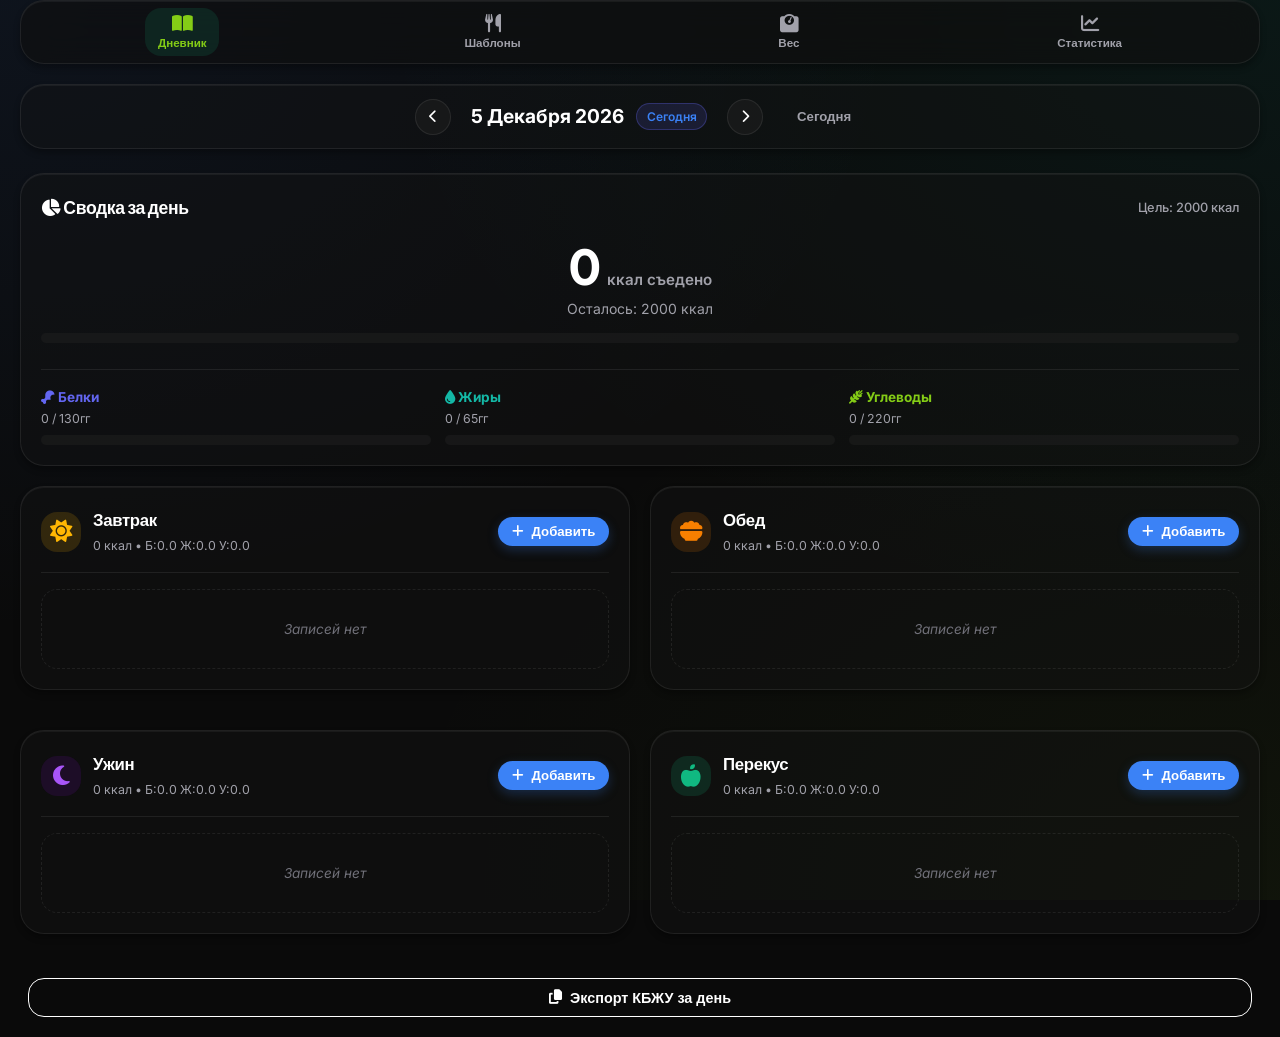
<file: index.html>
<!DOCTYPE html>
<html lang="ru" data-theme="dark">
<head>
  <meta charset="UTF-8">
  <meta name="viewport" content="width=device-width, initial-scale=1.0, maximum-scale=1.0, user-scalable=no">
  <title>КБЖУ Трекер — Дневник и Шаблоны питания</title>

  <!-- Google Fonts: Inter & Plus Jakarta Sans -->
  <link rel="preconnect" href="https://fonts.googleapis.com">
  <link rel="preconnect" href="https://fonts.gstatic.com" crossorigin>
  <link href="https://fonts.googleapis.com/css2?family=Inter:wght@300;400;500;600;700&family=Plus+Jakarta+Sans:wght@600;700;800&display=swap" rel="stylesheet">
  
  <!-- FontAwesome for crisp icons -->
  <link rel="stylesheet" href="https://cdnjs.cloudflare.com/ajax/libs/font-awesome/6.4.0/css/all.min.css">
  
  <!-- Custom Styles -->
  <link rel="stylesheet" href="css/styles.css?v=17.1">
</head>
<body>
  <div id="app" class="app-container">

    <!-- Main Container Content -->
    <main class="app-body">
      
      <!-- Top Tab Navigation -->
      <nav class="top-tab-nav">
        <button class="nav-btn active" data-tab="dashboard">
          <i class="fa-solid fa-book-open"></i>
          <span>Дневник</span>
        </button>
        <button class="nav-btn" data-tab="templates">
          <i class="fa-solid fa-utensils"></i>
          <span>Шаблоны</span>
        </button>
        <button class="nav-btn" data-tab="weight">
          <i class="fa-solid fa-weight-scale"></i>
          <span>Вес</span>
        </button>
        <button class="nav-btn" data-tab="calendar">
          <i class="fa-solid fa-chart-line"></i>
          <span>Статистика</span>
        </button>
      </nav>

      <!-- TAB 1: DASHBOARD (ГЛАВНАЯ / ДНЕВНИК) -->
      <section id="tab-dashboard" class="tab-page active">
        <!-- Compact Date Bar -->
        <div class="date-bar card">
          <button id="prevDateBtn" class="icon-btn-circle" title="Предыдущий день"><i class="fa-solid fa-chevron-left"></i></button>
          <div class="date-display-wrapper">
            <input type="date" id="datePickerInput" class="date-input-hidden">
            <div id="currentDateDisplay" class="date-display-text">
              <span id="dateTextMain">31 Июля 2026</span>
              <span id="dateSubText" class="badge-today">Сегодня</span>
            </div>
          </div>
          <button id="nextDateBtn" class="icon-btn-circle" title="Следующий день"><i class="fa-solid fa-chevron-right"></i></button>
          <button id="todayBtn" class="btn btn-ghost btn-sm">Сегодня</button>
        </div>

        <!-- Unified KBJU Summary Card -->
        <div class="summary-app-card card">
          <div class="summary-card-header">
            <h3><i class="fa-solid fa-chart-pie"></i> Сводка за день</h3>
            <span id="caloriesTarget" class="target-val">Цель: 2000 ккал</span>
          </div>

          <div class="calories-main-box">
            <div class="calories-num-group">
              <span id="caloriesCurrent" class="calories-big-num">0</span>
              <span class="unit">ккал съедено</span>
            </div>
            <div id="caloriesStatus" class="calories-sub-status">Осталось: 2000 ккал</div>

            <div class="progress-bar-container calories-main-bar">
              <div id="caloriesBar" class="progress-bar-fill calories-bar" style="width: 0%"></div>
            </div>
          </div>

          <hr class="summary-divider">

          <div class="macro-breakdown-grid">
            <!-- Protein -->
            <div class="macro-mini-item">
              <div class="macro-mini-header">
                <span class="macro-mini-name protein-color"><i class="fa-solid fa-drumstick-bite"></i> Белки</span>
                <span class="macro-mini-vals"><span id="proteinCurrent">0</span> / <span id="proteinTarget">130</span>г</span>
              </div>
              <div class="progress-bar-container mini-bar">
                <div id="proteinBar" class="progress-bar-fill protein-bar" style="width: 0%"></div>
              </div>
            </div>

            <!-- Fat -->
            <div class="macro-mini-item">
              <div class="macro-mini-header">
                <span class="macro-mini-name fat-color"><i class="fa-solid fa-droplet"></i> Жиры</span>
                <span class="macro-mini-vals"><span id="fatCurrent">0</span> / <span id="fatTarget">65</span>г</span>
              </div>
              <div class="progress-bar-container mini-bar">
                <div id="fatBar" class="progress-bar-fill fat-bar" style="width: 0%"></div>
              </div>
            </div>

            <!-- Carbs -->
            <div class="macro-mini-item">
              <div class="macro-mini-header">
                <span class="macro-mini-name carbs-color"><i class="fa-solid fa-wheat-awn"></i> Углеводы</span>
                <span class="macro-mini-vals"><span id="carbsCurrent">0</span> / <span id="carbsTarget">220</span>г</span>
              </div>
              <div class="progress-bar-container mini-bar">
                <div id="carbsBar" class="progress-bar-fill carbs-bar" style="width: 0%"></div>
              </div>
            </div>
          </div>
        </div>

        <!-- Meals Grid Section (4 categories: Завтрак, Обед, Ужин, Перекус) -->
        <div class="meals-grid">
          <!-- Breakfast Category -->
          <div class="meal-category-card card" data-meal-type="breakfast">
            <div class="meal-header">
              <div class="meal-title-group">
                <i class="fa-solid fa-sun meal-icon breakfast-icon"></i>
                <div>
                  <h3>Завтрак</h3>
                  <span id="breakfastSummary" class="meal-summary">0 ккал • Б:0 Ж:0 У:0</span>
                </div>
              </div>
              <button class="btn btn-sm btn-primary add-meal-btn" data-meal-type="breakfast">
                <i class="fa-solid fa-plus"></i> Добавить
              </button>
            </div>
            <div id="breakfastItems" class="meal-items-list">
              <div class="empty-meal-hint">Записей нет</div>
            </div>
          </div>

          <!-- Lunch Category -->
          <div class="meal-category-card card" data-meal-type="lunch">
            <div class="meal-header">
              <div class="meal-title-group">
                <i class="fa-solid fa-bowl-food meal-icon lunch-icon"></i>
                <div>
                  <h3>Обед</h3>
                  <span id="lunchSummary" class="meal-summary">0 ккал • Б:0 Ж:0 У:0</span>
                </div>
              </div>
              <button class="btn btn-sm btn-primary add-meal-btn" data-meal-type="lunch">
                <i class="fa-solid fa-plus"></i> Добавить
              </button>
            </div>
            <div id="lunchItems" class="meal-items-list">
              <div class="empty-meal-hint">Записей нет</div>
            </div>
          </div>

          <!-- Dinner Category -->
          <div class="meal-category-card card" data-meal-type="dinner">
            <div class="meal-header">
              <div class="meal-title-group">
                <i class="fa-solid fa-moon meal-icon dinner-icon"></i>
                <div>
                  <h3>Ужин</h3>
                  <span id="dinnerSummary" class="meal-summary">0 ккал • Б:0 Ж:0 У:0</span>
                </div>
              </div>
              <button class="btn btn-sm btn-primary add-meal-btn" data-meal-type="dinner">
                <i class="fa-solid fa-plus"></i> Добавить
              </button>
            </div>
            <div id="dinnerItems" class="meal-items-list">
              <div class="empty-meal-hint">Записей нет</div>
            </div>
          </div>

          <!-- Snack Category -->
          <div class="meal-category-card card" data-meal-type="snack">
            <div class="meal-header">
              <div class="meal-title-group">
                <i class="fa-solid fa-apple-whole meal-icon snack-icon"></i>
                <div>
                  <h3>Перекус</h3>
                  <span id="snackSummary" class="meal-summary">0 ккал • Б:0 Ж:0 У:0</span>
                </div>
              </div>
              <button class="btn btn-sm btn-primary add-meal-btn" data-meal-type="snack">
                <i class="fa-solid fa-plus"></i> Добавить
              </button>
            </div>
            <div id="snackItems" class="meal-items-list">
              <div class="empty-meal-hint">Записей нет</div>
            </div>
          </div>
        </div>
        
        <!-- Export Day Button -->
        <div style="margin-top: 1.5rem; padding: 0 0.5rem;">
          <button id="exportDayBtn" class="btn btn-outline" style="width: 100%; border-color: var(--primary); color: var(--primary);">
            <i class="fa-solid fa-copy"></i> Экспорт КБЖУ за день
          </button>
        </div>
      </section>

      <!-- TAB 2: TEMPLATES (ШАБЛОНЫ) -->
      <section id="tab-templates" class="tab-page">
        <div class="section-header-bar">
          <div class="section-title">
            <!-- Header removed -->
            <p>Быстрый выбор готовых позиций и наборов</p>
          </div>
          <div class="section-actions">
            <button id="createTemplateBtn" class="btn btn-primary">
              <i class="fa-solid fa-plus"></i> Создать шаблон
            </button>
            <button id="openJsonImportBtn" class="btn btn-outline">
              <i class="fa-solid fa-file-code"></i> Загрузить JSON
            </button>
          </div>
        </div>

        <!-- Search & Filter Bar -->
        <div class="card filter-bar">
          <div class="search-input-group">
            <i class="fa-solid fa-magnifying-glass search-icon"></i>
            <input type="text" id="templateSearchInput" class="form-control" placeholder="Поиск по названию...">
          </div>
          <div class="category-filters">
            <button class="filter-chip active" data-filter="all">Все</button>
            <button class="filter-chip" data-filter="breakfast">Завтрак</button>
            <button class="filter-chip" data-filter="lunch">Обед</button>
            <button class="filter-chip" data-filter="dinner">Ужин</button>
            <button class="filter-chip" data-filter="snack">Перекус</button>
          </div>
        </div>

        <!-- Templates Grid List -->
        <div id="templatesGrid" class="templates-grid">
          <!-- Dynamically populated -->
        </div>
      </section>

      <!-- TAB 3: WEIGHT TRACKER (ОТСЛЕЖИВАНИЕ ВЕСА) -->
      <section id="tab-weight" class="tab-page">
        <div class="section-header-bar">
          <div class="section-title">
            <!-- Header removed -->
            <p>Ежедневный учет массы тела с шагом 0.1 кг</p>
          </div>
        </div>

        <div class="weight-dashboard-grid">
          <!-- Weight Logger Card -->
          <div class="card weight-logger-card">
            <h3>Запись веса на сегодня</h3>
            <div class="weight-stepper-container">
              <button id="weightMinusBtn" class="stepper-btn btn-minus" title="-0.1 кг">
                <i class="fa-solid fa-minus"></i> 0.1
              </button>
              <div class="weight-input-box">
                <input type="number" id="weightInput" step="0.1" min="20" max="300" placeholder="70.0">
                <span class="unit">кг</span>
              </div>
              <button id="weightPlusBtn" class="stepper-btn btn-plus" title="+0.1 кг">
                <i class="fa-solid fa-plus"></i> 0.1
              </button>
            </div>
            <button id="saveWeightBtn" class="btn btn-primary btn-block">Сохранить вес</button>
          </div>

          <!-- Weight Stats Summary Card -->
          <div class="card weight-stats-card">
            <h3>Статистика веса</h3>
            <div class="weight-metrics">
              <div class="metric-item">
                <span class="metric-lbl">Текущий вес</span>
                <span id="currentWeightVal" class="metric-val">-- кг</span>
              </div>
              <div class="metric-item">
                <span class="metric-lbl">Изменение (7д)</span>
                <span id="weightDiff7d" class="metric-val">-- кг</span>
              </div>
              <div class="metric-item">
                <span class="metric-lbl">Мин / Макс</span>
                <span id="weightMinMax" class="metric-val">-- / -- кг</span>
              </div>
            </div>
          </div>
        </div>

        <!-- Weight Chart Card -->
        <div class="card weight-chart-card">
          <div class="card-header-flex">
            <h3>График изменения веса</h3>
            <div class="time-range-selector">
              <button class="range-btn active" data-range="7d">7д</button>
              <button class="range-btn" data-range="30d">30д</button>
              <button class="range-btn" data-range="all">Всё время</button>
            </div>
          </div>
          <div class="chart-container">
            <canvas id="weightCanvas" height="240"></canvas>
          </div>
        </div>

        <!-- Weight History Table Card -->
        <div class="card weight-table-card">
          <h3>История взвешиваний</h3>
          <div class="table-responsive">
            <table class="data-table">
              <thead>
                <tr>
                  <th>Дата</th>
                  <th>Вес (кг)</th>
                  <th>Изменение</th>
                  <th>Действия</th>
                </tr>
              </thead>
              <tbody id="weightHistoryTableBody">
                <!-- Dynamically populated -->
              </tbody>
            </table>
          </div>
        </div>
      </section>

      <!-- TAB 4: CALENDAR & STATS (КАЛЕНДАРЬ И НАСТРОЙКИ) -->
      <section id="tab-calendar" class="tab-page">
        <!-- Settings & Tools Card inside Statistics Tab -->
        <div class="card settings-toolbar-card">
          <div class="toolbar-header" style="display: flex; justify-content: space-between; align-items: center;">
            <h3><i class="fa-solid fa-gear"></i> Настройки приложения</h3>
            <span class="app-version-badge" style="font-size: 0.85rem; color: var(--text-muted); background: var(--bg-hover); padding: 2px 8px; border-radius: 12px;">v17.4</span>
          </div>
          <div class="toolbar-actions-grid">
            <button id="themeToggleBtn" class="btn btn-secondary">
              <i class="fa-solid fa-moon"></i> <span>Тема оформления</span>
            </button>
            <button id="goalSettingsBtn" class="btn btn-primary">
              <i class="fa-solid fa-bullseye"></i> <span>Настроить цели КБЖУ</span>
            </button>
            <button id="backupBtn" class="btn btn-outline">
              <i class="fa-solid fa-database"></i> <span>Резервная копия</span>
            </button>
          </div>
        </div>

        <!-- Cloud Database Sync Card -->
        <div class="card cloud-sync-card">
          <div class="cloud-sync-header">
            <div class="title-with-badge">
              <h3><i class="fa-solid fa-cloud-arrow-up calories-color"></i> Облачная база данных (Cloud DB)</h3>
              <span id="cloudSyncStatusBadge" class="sync-badge offline"><i class="fa-solid fa-circle"></i> Локально</span>
            </div>
          </div>
          <p class="cloud-sync-desc">Введите ваш код доступа (например, <b>7788</b> или ник), чтобы записи сохранялись в Онлайн БД и автоматически синхронизировались между телефоном и ПК!</p>
          
          <div class="cloud-sync-form">
            <input type="text" id="cloudSyncKeyInput" class="form-control">
            <button id="connectCloudBtn" class="btn btn-primary">
              <i class="fa-solid fa-plug"></i> Подключить БД
            </button>
            <button id="syncNowBtn" class="btn btn-outline" title="Синхронизировать сейчас">
              <i class="fa-solid fa-rotate"></i>
            </button>
          </div>
        </div>

        <div class="stats-summary-grid">
          <!-- 7-Day Average Card -->
          <div class="card stat-card">
            <div class="stat-card-title">
              <i class="fa-solid fa-chart-line calories-color"></i> Среднее за 7 дней
            </div>
            <div class="stat-values-row">
              <div class="stat-item">
                <span class="stat-num calories-color" id="avg7Calories">0</span>
                <span class="stat-lbl">ккал</span>
              </div>
              <div class="stat-item">
                <span class="stat-num protein-color" id="avg7Protein">0г</span>
                <span class="stat-lbl">Белок</span>
              </div>
              <div class="stat-item">
                <span class="stat-num fat-color" id="avg7Fat">0г</span>
                <span class="stat-lbl">Жир</span>
              </div>
              <div class="stat-item">
                <span class="stat-num carbs-color" id="avg7Carbs">0г</span>
                <span class="stat-lbl">Углевод</span>
              </div>
            </div>
          </div>

          <!-- 30-Day Average Card -->
          <div class="card stat-card">
            <div class="stat-card-title">
              <i class="fa-solid fa-calendar-check protein-color"></i> Среднее за 30 дней
            </div>
            <div class="stat-values-row">
              <div class="stat-item">
                <span class="stat-num calories-color" id="avgMonthCalories">0</span>
                <span class="stat-lbl">ккал</span>
              </div>
              <div class="stat-item">
                <span class="stat-num protein-color" id="avgMonthProtein">0г</span>
                <span class="stat-lbl">Белок</span>
              </div>
              <div class="stat-item">
                <span class="stat-num fat-color" id="avgMonthFat">0г</span>
                <span class="stat-lbl">Жир</span>
              </div>
              <div class="stat-item">
                <span class="stat-num carbs-color" id="avgMonthCarbs">0г</span>
                <span class="stat-lbl">Углевод</span>
              </div>
            </div>
          </div>
        </div>

        <!-- Calendar Section -->
        <div class="card calendar-card">
          <div class="calendar-header-bar">
            <div class="month-nav">
              <button id="calPrevMonthBtn" class="icon-btn-circle"><i class="fa-solid fa-chevron-left"></i></button>
              <h3 id="calendarMonthYearText">Июль 2026</h3>
              <button id="calNextMonthBtn" class="icon-btn-circle"><i class="fa-solid fa-chevron-right"></i></button>
            </div>
            <div class="calendar-legend">
              <span class="legend-item"><span class="dot dot-success"></span> Норма</span>
              <span class="legend-item"><span class="dot dot-warning"></span> Перебор</span>
              <span class="legend-item"><span class="dot dot-partial"></span> Частично</span>
            </div>
          </div>

          <!-- Calendar Grid -->
          <div class="calendar-weekdays">
            <span>Пн</span><span>Вт</span><span>Ср</span><span>Чт</span><span>Пт</span><span>Сб</span><span>Вс</span>
          </div>
          <div id="calendarDaysGrid" class="calendar-days-grid">
            <!-- Dynamically generated calendar grid -->
          </div>
        </div>

        <!-- Additional Nutrition Trend Charts -->
        <div class="card nutrition-chart-card">
          <h3>Динамика калорий за последние 14 дней</h3>
          <div class="chart-container">
            <canvas id="nutritionCanvas" height="220"></canvas>
          </div>
        </div>
      </section>

    </main>
  </div>

  <!-- MODALS -->

  <!-- 1. Add Meal from Template or Custom Modal -->
  <div id="addMealModal" class="modal-backdrop hidden">
    <div class="modal-card">
      <div class="modal-header">
        <h3 id="addMealModalTitle">Добавить блюдо</h3>
        <button class="modal-close-btn" data-close-modal="addMealModal"><i class="fa-solid fa-xmark"></i></button>
      </div>
      
      <!-- Tabs inside modal: Saved Templates vs Custom Ad-hoc -->
      <div class="modal-tabs">
        <button class="modal-tab-btn active" data-modal-tab="from-template">
          <i class="fa-solid fa-list-check"></i> Из шаблонов
        </button>
        <button class="modal-tab-btn" data-modal-tab="custom-entry">
          <i class="fa-solid fa-pen"></i> Ввести вручную
        </button>
      </div>

      <div class="modal-body">
        <!-- Sub-tab 1: Select Template -->
        <div id="modalTabFromTemplate" class="modal-tab-content active">
          <div class="form-group">
            <label>Выберите шаблон:</label>
            <select id="modalTemplateSelect" class="form-control">
              <!-- Dynamically populated -->
            </select>
          </div>

          <div class="form-group" style="margin-bottom: 1.5rem;">
            <div style="display: flex; justify-content: space-between; align-items: baseline; margin-bottom: 0.75rem;">
              <label style="margin:0;">Порция (коэффициент):</label>
              <div id="coeffDisplay" style="font-size: 1.5rem; font-weight: 800; color: var(--primary); background: var(--bg-hover); padding: 4px 12px; border-radius: 8px;">1.0x</div>
            </div>
            
            <div class="slider-container" style="background: var(--bg-secondary); border-radius: 12px; padding: 1rem; border: 1px solid var(--border);">
              
              <div class="slider-group" style="margin-bottom: 1rem;">
                <div style="display:flex; justify-content:space-between; font-size:0.8rem; color:var(--text-muted); margin-bottom:0.5rem; font-weight: 600;">
                  <span>Единицы (0-10)</span>
                  <span id="unitsValueVal">1</span>
                </div>
                <input type="range" id="coeffUnits" class="styled-slider" min="0" max="10" step="1" value="1">
              </div>

              <div class="slider-group">
                <div style="display:flex; justify-content:space-between; font-size:0.8rem; color:var(--text-muted); margin-bottom:0.5rem; font-weight: 600;">
                  <span>Десятые (0.0-0.9)</span>
                  <span id="tenthsValueVal">.0</span>
                </div>
                <input type="range" id="coeffTenths" class="styled-slider tenths-slider" min="0" max="9" step="1" value="0">
              </div>
              
            </div>
          </div>

          <div id="templatePreviewBox" class="template-preview-box hidden">
            <div id="prevTemplateName" class="preview-title">Название шаблона</div>
            <div class="preview-kbju">
              <span id="prevTemplateCal" class="tag tag-cal">0 ккал</span>
              <span id="prevTemplateP" class="tag tag-p">Б: 0г</span>
              <span id="prevTemplateF" class="tag tag-f">Ж: 0г</span>
              <span id="prevTemplateC" class="tag tag-c">У: 0г</span>
            </div>
          </div>
        </div>

        <!-- Sub-tab 2: Custom Manual Entry -->
        <div id="modalTabCustomEntry" class="modal-tab-content">
          <div class="form-group">
            <label>Название блюда:</label>
            <input type="text" id="customMealName" class="form-control">
          </div>
          <div class="form-row-2">
            <div class="form-group">
              <label>Граммовка (г):</label>
              <input type="number" id="customMealGrams" class="form-control" min="0">
            </div>
            <div class="form-group">
              <label>Калории (ккал):</label>
              <input type="number" id="customMealCal" class="form-control" min="0">
            </div>
          </div>
          <div class="form-row-2">
            <div class="form-group">
              <label>Белки (г):</label>
              <input type="number" id="customMealP" class="form-control" min="0" step="0.1">
            </div>
          </div>
          <div class="form-row-2">
            <div class="form-group">
              <label>Жиры (г):</label>
              <input type="number" id="customMealF" class="form-control" min="0" step="0.1">
            </div>
            <div class="form-group">
              <label>Углеводы (г):</label>
              <input type="number" id="customMealC" class="form-control" min="0" step="0.1">
            </div>
          </div>
        </div>
      </div>

      <div class="modal-footer">
        <button class="btn btn-secondary" data-close-modal="addMealModal">Отмена</button>
        <button id="submitAddMealBtn" class="btn btn-primary">Добавить</button>
      </div>
    </div>
  </div>

  <!-- 2. Create / Edit Template Modal -->
  <div id="templateEditModal" class="modal-backdrop hidden">
    <div class="modal-card">
      <div class="modal-header">
        <h3 id="templateModalTitle">Создать шаблон</h3>
        <button class="modal-close-btn" data-close-modal="templateEditModal"><i class="fa-solid fa-xmark"></i></button>
      </div>
      <div class="modal-body">
        <input type="hidden" id="editTemplateId">
        <div class="form-group">
          <label>Название шаблона:</label>
          <input type="text" id="tplNameInput" class="form-control">
        </div>
        <div class="form-group">
          <label>Категория по умолчанию:</label>
          <select id="tplCategoryInput" class="form-control">
            <option value="breakfast">Завтрак</option>
            <option value="lunch">Обед</option>
            <option value="dinner">Ужин</option>
            <option value="snack">Перекус</option>
          </select>
        </div>
        <div class="form-row-2">
          <div class="form-group">
            <label>Граммовка (г):</label>
            <input type="number" id="tplGramsInput" class="form-control" min="0">
          </div>
          <div class="form-group">
            <label>Калории (ккал):</label>
            <input type="number" id="tplCalInput" class="form-control" min="0">
          </div>
        </div>
        <div class="form-row-2">
          <div class="form-group">
            <label>Белки (г):</label>
            <input type="number" id="tplPInput" class="form-control" min="0" step="0.1">
          </div>
        <div class="form-row-2">
          <div class="form-group">
            <label>Жиры (г):</label>
            <input type="number" id="tplFInput" class="form-control" min="0" step="0.1">
          </div>
          <div class="form-group">
            <label>Углеводы (г):</label>
            <input type="number" id="tplCInput" class="form-control" min="0" step="0.1">
          </div>
        </div>
        <p class="form-note"><i class="fa-solid fa-circle-info"></i> Изменение шаблона не изменит ранее записанные в дневник блюда.</p>
      </div>
      <div class="modal-footer">
        <button class="btn btn-secondary" data-close-modal="templateEditModal">Отмена</button>
        <button id="saveTemplateBtn" class="btn btn-primary">Сохранить шаблон</button>
      </div>
    </div>
  </div>

  <!-- 3. Bulk JSON Import / Export Modal -->
  <div id="jsonImportModal" class="modal-backdrop hidden">
    <div class="modal-card modal-lg">
      <div class="modal-header">
        <h3>Импорт шаблонов из JSON текста</h3>
        <button class="modal-close-btn" data-close-modal="jsonImportModal"><i class="fa-solid fa-xmark"></i></button>
      </div>
      <div class="modal-body">
        <p class="modal-desc">Вставьте скопированный JSON текст с блюдами в поле ниже и нажмите <b>«Загрузить шаблоны»</b>.</p>

        <div class="json-tools-bar" style="display: flex; gap: 0.5rem; flex-wrap: wrap; margin-bottom: 1rem; align-items: center;">
          <button id="insertSampleJsonBtn" class="btn btn-primary btn-sm">
            <i class="fa-solid fa-code"></i> Вставить пример JSON
          </button>
          <button id="copyJsonBtn" class="btn btn-ghost btn-sm">
            <i class="fa-solid fa-copy"></i> Скопировать текущие шаблоны
          </button>
        </div>

        <div class="form-group">
          <textarea id="jsonInputTextarea" class="form-control code-textarea" rows="10"></textarea>
        </div>

        <div id="jsonValidationAlert" class="alert hidden"></div>
      </div>
      <div class="modal-footer">
        <button class="btn btn-secondary" data-close-modal="jsonImportModal">Отмена</button>
        <button id="submitImportJsonBtn" class="btn btn-primary">Загрузить шаблоны</button>
      </div>
    </div>
  </div>

  <!-- 4. Goal Settings Modal -->
  <div id="goalSettingsModal" class="modal-backdrop hidden">
    <div class="modal-card">
      <div class="modal-header">
        <h3>Настройки целей КБЖУ</h3>
        <button class="modal-close-btn" data-close-modal="goalSettingsModal"><i class="fa-solid fa-xmark"></i></button>
      </div>
      <div class="modal-body">
        <div class="form-group">
          <label>Калории (ккал):</label>
          <input type="number" id="goalCalInput" class="form-control" min="500" max="10000" step="50">
        </div>
        <div class="form-row-3">
          <div class="form-group">
            <label>Белки (г):</label>
            <input type="number" id="goalPInput" class="form-control" min="10" max="500" step="1">
          </div>
          <div class="form-group">
            <label>Жиры (г):</label>
            <input type="number" id="goalFInput" class="form-control" min="10" max="500" step="1">
          </div>
          <div class="form-group">
            <label>Углеводы (г):</label>
            <input type="number" id="goalCInput" class="form-control" min="10" max="1000" step="1">
          </div>
        </div>
      </div>
      <div class="modal-footer">
        <button class="btn btn-secondary" data-close-modal="goalSettingsModal">Отмена</button>
        <button id="saveGoalsBtn" class="btn btn-primary">Сохранить цели</button>
      </div>
    </div>
  </div>

  <!-- 5. Backup / Restore Modal -->
  <div id="backupModal" class="modal-backdrop hidden">
    <div class="modal-card">
      <div class="modal-header">
        <h3>Резервное копирование и восстановление</h3>
        <button class="modal-close-btn" data-close-modal="backupModal"><i class="fa-solid fa-xmark"></i></button>
      </div>
      <div class="modal-body">
        <div class="backup-option">
          <h4>Экспорт данных</h4>
          <p>Скопируйте весь текст бэкапа вашего дневника, шаблонов и веса.</p>
          <button id="exportBackupFileBtn" class="btn btn-outline btn-block">
            <i class="fa-solid fa-copy"></i> Скопировать бэкап в буфер (JSON)
          </button>
        </div>

        <hr class="divider">

        <div class="backup-option">
          <h4>Восстановление из JSON текста</h4>
          <p>Вставьте скопированный текст бэкапа ниже и нажмите «Восстановить»:</p>
          <div class="form-group" style="margin-top: 0.5rem;">
            <textarea id="importBackupTextarea" class="form-control code-textarea" rows="5"></textarea>
          </div>
          <button id="triggerImportFileBtn" class="btn btn-secondary btn-block">
            <i class="fa-solid fa-rotate-left"></i> Восстановить данные
          </button>
        </div>
      </div>
    </div>
  </div>

  <!-- Toast Notification Container -->
  <div id="toastContainer" class="toast-container"></div>

  <!-- JavaScript App Logic -->
  <script src="js/app.js?v=17.5"></script>
</body>
</html>
</file>
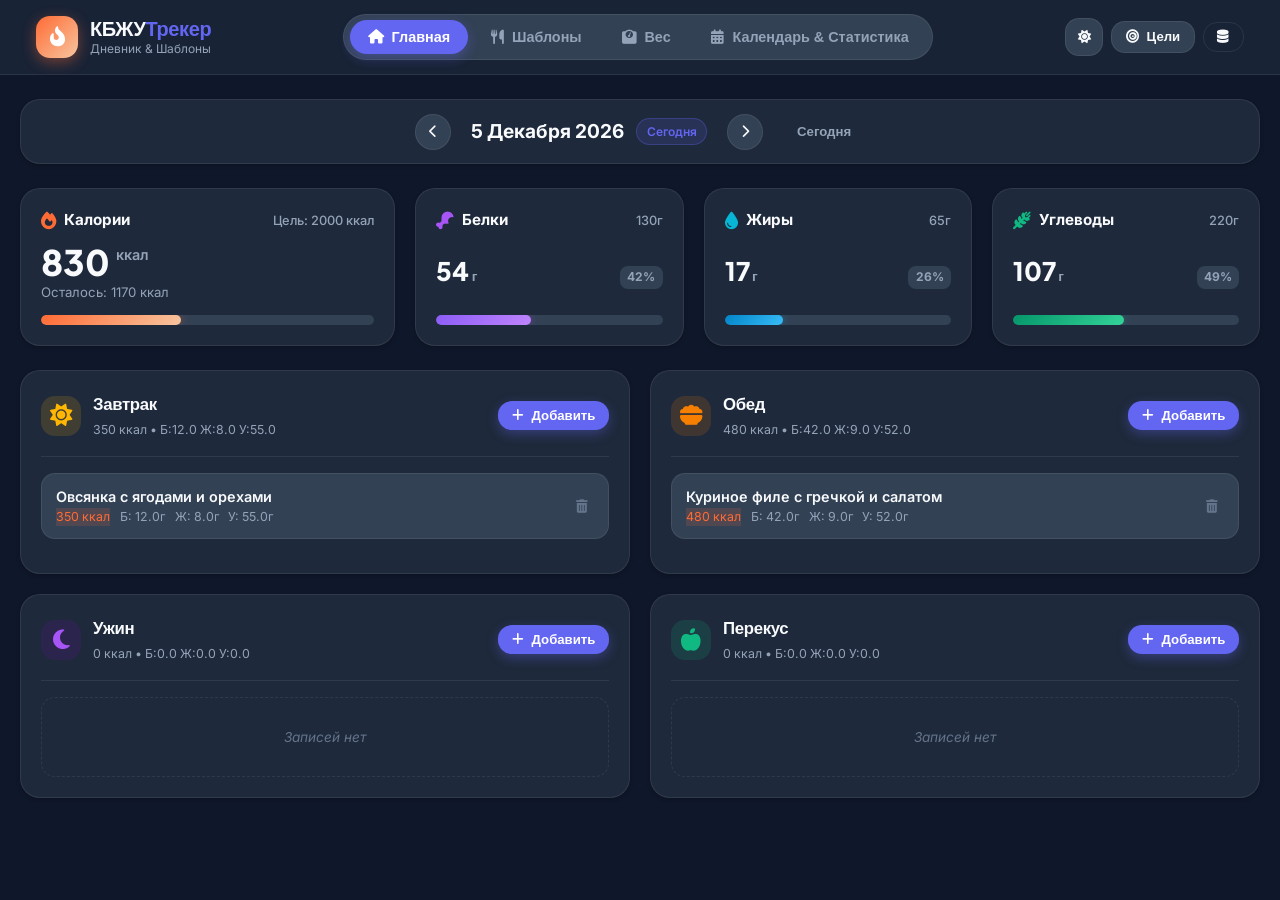
<file: kbju-tracker/index.html>
<!DOCTYPE html>
<html lang="ru" data-theme="dark">
<head>
  <meta charset="UTF-8">
  <meta name="viewport" content="width=device-width, initial-scale=1.0">
  <title>КБЖУ Трекер — Простой подсчет и отслеживание питания</title>

  <!-- Google Fonts: Inter & Plus Jakarta Sans -->
  <link rel="preconnect" href="https://fonts.googleapis.com">
  <link rel="preconnect" href="https://fonts.gstatic.com" crossorigin>
  <link href="https://fonts.googleapis.com/css2?family=Inter:wght@300;400;500;600;700&family=Plus+Jakarta+Sans:wght@600;700;800&display=swap" rel="stylesheet">
  
  <!-- FontAwesome for crisp icons -->
  <link rel="stylesheet" href="https://cdnjs.cloudflare.com/ajax/libs/font-awesome/6.4.0/css/all.min.css">
  
  <!-- Custom Styles -->
  <link rel="stylesheet" href="css/styles.css">
</head>
<body>
  <div id="app" class="app-container">
    <!-- Navigation Header -->
    <header class="app-header">
      <div class="header-content">
        <div class="logo-group">
          <div class="logo-icon"><i class="fa-solid fa-fire-flame-curved"></i></div>
          <div class="logo-text">
            <span class="logo-title">КБЖУ<span class="highlight">Трекер</span></span>
            <span class="logo-subtitle">Дневник & Шаблоны</span>
          </div>
        </div>

        <nav class="main-nav">
          <button class="nav-btn active" data-tab="dashboard">
            <i class="fa-solid fa-house"></i>
            <span>Главная</span>
          </button>
          <button class="nav-btn" data-tab="templates">
            <i class="fa-solid fa-utensils"></i>
            <span>Шаблоны</span>
          </button>
          <button class="nav-btn" data-tab="weight">
            <i class="fa-solid fa-weight-scale"></i>
            <span>Вес</span>
          </button>
          <button class="nav-btn" data-tab="calendar">
            <i class="fa-solid fa-calendar-days"></i>
            <span>Календарь & Статистика</span>
          </button>
        </nav>

        <div class="header-actions">
          <button id="themeToggleBtn" class="icon-btn" title="Переключить тему">
            <i class="fa-solid fa-moon"></i>
          </button>
          <button id="goalSettingsBtn" class="btn btn-secondary btn-sm" title="Настроить цели">
            <i class="fa-solid fa-bullseye"></i>
            <span>Цели</span>
          </button>
          <button id="backupBtn" class="btn btn-outline btn-sm" title="Резервное копирование">
            <i class="fa-solid fa-database"></i>
          </button>
        </div>
      </div>
    </header>

    <!-- Main Container Content -->
    <main class="app-body">
      
      <!-- TAB 1: DASHBOARD (ГЛАВНАЯ) -->
      <section id="tab-dashboard" class="tab-page active">
        <!-- Date Header & Controls -->
        <div class="date-bar card">
          <button id="prevDateBtn" class="icon-btn-circle" title="Предыдущий день"><i class="fa-solid fa-chevron-left"></i></button>
          <div class="date-display-wrapper">
            <input type="date" id="datePickerInput" class="date-input-hidden">
            <div id="currentDateDisplay" class="date-display-text">
              <span id="dateTextMain">31 Июля 2026</span>
              <span id="dateSubText" class="badge-today">Сегодня</span>
            </div>
          </div>
          <button id="nextDateBtn" class="icon-btn-circle" title="Следующий день"><i class="fa-solid fa-chevron-right"></i></button>
          <button id="todayBtn" class="btn btn-ghost btn-sm">Сегодня</button>
        </div>

        <!-- KBJU Gauges / Progress Section -->
        <div class="kbju-summary-grid">
          <!-- Main Calories Card -->
          <div class="kbju-card calories-card card">
            <div class="card-header-compact">
              <div class="macro-label">
                <i class="fa-solid fa-fire macro-icon calories-color"></i>
                <span>Калории</span>
              </div>
              <span id="caloriesTarget" class="target-val">Цель: 2000 ккал</span>
            </div>
            <div class="gauge-wrapper">
              <div class="calories-numbers">
                <span id="caloriesCurrent" class="current-val">0</span>
                <span class="unit">ккал</span>
              </div>
              <div class="calories-subtext">
                <span id="caloriesStatus">Осталось: 2000 ккал</span>
              </div>
            </div>
            <div class="progress-bar-container">
              <div id="caloriesBar" class="progress-bar-fill calories-bar" style="width: 0%"></div>
            </div>
          </div>

          <!-- Protein Card -->
          <div class="kbju-card macro-card card">
            <div class="card-header-compact">
              <div class="macro-label">
                <i class="fa-solid fa-drumstick-bite macro-icon protein-color"></i>
                <span>Белки</span>
              </div>
              <span id="proteinTarget" class="target-val">130г</span>
            </div>
            <div class="macro-stats">
              <div class="macro-main-num">
                <span id="proteinCurrent">0</span><span class="unit">г</span>
              </div>
              <span id="proteinPercent" class="percent-badge">0%</span>
            </div>
            <div class="progress-bar-container">
              <div id="proteinBar" class="progress-bar-fill protein-bar" style="width: 0%"></div>
            </div>
          </div>

          <!-- Fat Card -->
          <div class="kbju-card macro-card card">
            <div class="card-header-compact">
              <div class="macro-label">
                <i class="fa-solid fa-droplet macro-icon fat-color"></i>
                <span>Жиры</span>
              </div>
              <span id="fatTarget" class="target-val">65г</span>
            </div>
            <div class="macro-stats">
              <div class="macro-main-num">
                <span id="fatCurrent">0</span><span class="unit">г</span>
              </div>
              <span id="fatPercent" class="percent-badge">0%</span>
            </div>
            <div class="progress-bar-container">
              <div id="fatBar" class="progress-bar-fill fat-bar" style="width: 0%"></div>
            </div>
          </div>

          <!-- Carbs Card -->
          <div class="kbju-card macro-card card">
            <div class="card-header-compact">
              <div class="macro-label">
                <i class="fa-solid fa-wheat-awn macro-icon carbs-color"></i>
                <span>Углеводы</span>
              </div>
              <span id="carbsTarget" class="target-val">220г</span>
            </div>
            <div class="macro-stats">
              <div class="macro-main-num">
                <span id="carbsCurrent">0</span><span class="unit">г</span>
              </div>
              <span id="carbsPercent" class="percent-badge">0%</span>
            </div>
            <div class="progress-bar-container">
              <div id="carbsBar" class="progress-bar-fill carbs-bar" style="width: 0%"></div>
            </div>
          </div>
        </div>

        <!-- Meals Grid Section (4 categories: Завтрак, Обед, Ужин, Перекус) -->
        <div class="meals-grid">
          <!-- Breakfast Category -->
          <div class="meal-category-card card" data-meal-type="breakfast">
            <div class="meal-header">
              <div class="meal-title-group">
                <i class="fa-solid fa-sun meal-icon breakfast-icon"></i>
                <div>
                  <h3>Завтрак</h3>
                  <span id="breakfastSummary" class="meal-summary">0 ккал • Б:0 Ж:0 У:0</span>
                </div>
              </div>
              <button class="btn btn-sm btn-primary add-meal-btn" data-meal-type="breakfast">
                <i class="fa-solid fa-plus"></i> Добавить
              </button>
            </div>
            <div id="breakfastItems" class="meal-items-list">
              <div class="empty-meal-hint">Записей нет</div>
            </div>
          </div>

          <!-- Lunch Category -->
          <div class="meal-category-card card" data-meal-type="lunch">
            <div class="meal-header">
              <div class="meal-title-group">
                <i class="fa-solid fa-bowl-food meal-icon lunch-icon"></i>
                <div>
                  <h3>Обед</h3>
                  <span id="lunchSummary" class="meal-summary">0 ккал • Б:0 Ж:0 У:0</span>
                </div>
              </div>
              <button class="btn btn-sm btn-primary add-meal-btn" data-meal-type="lunch">
                <i class="fa-solid fa-plus"></i> Добавить
              </button>
            </div>
            <div id="lunchItems" class="meal-items-list">
              <div class="empty-meal-hint">Записей нет</div>
            </div>
          </div>

          <!-- Dinner Category -->
          <div class="meal-category-card card" data-meal-type="dinner">
            <div class="meal-header">
              <div class="meal-title-group">
                <i class="fa-solid fa-moon meal-icon dinner-icon"></i>
                <div>
                  <h3>Ужин</h3>
                  <span id="dinnerSummary" class="meal-summary">0 ккал • Б:0 Ж:0 У:0</span>
                </div>
              </div>
              <button class="btn btn-sm btn-primary add-meal-btn" data-meal-type="dinner">
                <i class="fa-solid fa-plus"></i> Добавить
              </button>
            </div>
            <div id="dinnerItems" class="meal-items-list">
              <div class="empty-meal-hint">Записей нет</div>
            </div>
          </div>

          <!-- Snack Category -->
          <div class="meal-category-card card" data-meal-type="snack">
            <div class="meal-header">
              <div class="meal-title-group">
                <i class="fa-solid fa-apple-whole meal-icon snack-icon"></i>
                <div>
                  <h3>Перекус</h3>
                  <span id="snackSummary" class="meal-summary">0 ккал • Б:0 Ж:0 У:0</span>
                </div>
              </div>
              <button class="btn btn-sm btn-primary add-meal-btn" data-meal-type="snack">
                <i class="fa-solid fa-plus"></i> Добавить
              </button>
            </div>
            <div id="snackItems" class="meal-items-list">
              <div class="empty-meal-hint">Записей нет</div>
            </div>
          </div>
        </div>
      </section>

      <!-- TAB 2: TEMPLATES (ШАБЛОНЫ) -->
      <section id="tab-templates" class="tab-page">
        <div class="section-header card">
          <div>
            <h2>Шаблоны приёмов пищи</h2>
            <p class="section-desc">Создавайте готовые шаблоны блюд или загружайте их через JSON. Редактирование шаблона не меняет ранее сохранённую историю!</p>
          </div>
          <div class="section-actions">
            <button id="createTemplateBtn" class="btn btn-primary">
              <i class="fa-solid fa-plus"></i> Новый шаблон
            </button>
            <button id="importJsonModalBtn" class="btn btn-secondary">
              <i class="fa-solid fa-file-code"></i> Загрузить / Экспорт JSON
            </button>
          </div>
        </div>

        <!-- Filter bar -->
        <div class="filter-bar card">
          <div class="search-input-group">
            <i class="fa-solid fa-magnifying-glass"></i>
            <input type="text" id="templateSearchInput" placeholder="Поиск шаблонов по названию...">
          </div>
          <div class="category-filters">
            <button class="filter-chip active" data-filter="all">Все</button>
            <button class="filter-chip" data-filter="breakfast">Завтрак</button>
            <button class="filter-chip" data-filter="lunch">Обед</button>
            <button class="filter-chip" data-filter="dinner">Ужин</button>
            <button class="filter-chip" data-filter="snack">Перекус</button>
          </div>
        </div>

        <!-- Templates Grid -->
        <div id="templatesGrid" class="templates-grid">
          <!-- Dynamically populated -->
        </div>
      </section>

      <!-- TAB 3: WEIGHT TRACKER (ВЕС) -->
      <section id="tab-weight" class="tab-page">
        <div class="section-header card">
          <div>
            <h2>Отслеживание веса</h2>
            <p class="section-desc">Записывайте изменения веса с шагом 0.1 кг и отслеживайте динамику на графике.</p>
          </div>
        </div>

        <div class="weight-dashboard-grid">
          <!-- Weight Control Card -->
          <div class="card weight-control-card">
            <h3>Запись веса на <span id="weightCurrentDateText">сегодня</span></h3>
            
            <div class="weight-stepper-container">
              <button id="weightMinusBtn" class="stepper-btn stepper-minus" title="Уменьшить на 0.1 кг">
                <i class="fa-solid fa-minus"></i> -0.1
              </button>
              
              <div class="weight-input-box">
                <input type="number" id="weightValueInput" step="0.1" min="20" max="300" placeholder="0.0">
                <span class="weight-unit">кг</span>
              </div>
              
              <button id="weightPlusBtn" class="stepper-btn stepper-plus" title="Увеличить на 0.1 кг">
                <i class="fa-solid fa-plus"></i> +0.1
              </button>
            </div>

            <div class="weight-actions-row">
              <button id="saveWeightBtn" class="btn btn-primary btn-block">
                <i class="fa-solid fa-check"></i> Сохранить вес
              </button>
            </div>

            <div class="weight-quick-stats">
              <div class="quick-stat-box">
                <span class="stat-title">Текущий вес</span>
                <span id="latestWeightVal" class="stat-value">-- кг</span>
              </div>
              <div class="quick-stat-box">
                <span class="stat-title">Изменение (7 дней)</span>
                <span id="weightChange7d" class="stat-value">0.0 кг</span>
              </div>
            </div>
          </div>

          <!-- Weight Chart & Logs -->
          <div class="card weight-chart-card">
            <div class="card-header-flex">
              <h3>График динамики веса</h3>
              <div class="time-range-selector">
                <button class="range-btn active" data-range="14">2 недели</button>
                <button class="range-btn" data-range="30">30 дней</button>
                <button class="range-btn" data-range="all">Всё время</button>
              </div>
            </div>
            <div class="chart-container">
              <canvas id="weightCanvas" height="240"></canvas>
            </div>
          </div>
        </div>

        <!-- Weight History Table -->
        <div class="card weight-history-card">
          <h3>История записей веса</h3>
          <div class="table-responsive">
            <table class="data-table">
              <thead>
                <tr>
                  <th>Дата</th>
                  <th>Вес (кг)</th>
                  <th>Изменение</th>
                  <th>Действия</th>
                </tr>
              </thead>
              <tbody id="weightHistoryTbody">
                <!-- Dynamically populated -->
              </tbody>
            </table>
          </div>
        </div>
      </section>

      <!-- TAB 4: CALENDAR & STATS (КАЛЕНДАРЬ И СТАТИСТИКА) -->
      <section id="tab-calendar" class="tab-page">
        <!-- Stats Summary Boxes (Weekly and Monthly Averages) -->
        <div class="stats-summary-grid">
          <!-- Weekly Averages (7 days) -->
          <div class="card stat-card weekly-card">
            <div class="stat-card-title">
              <i class="fa-solid fa-chart-simple"></i>
              <span>Среднее за Неделю (7 дней)</span>
            </div>
            <div class="stat-values-row">
              <div class="stat-item">
                <span class="stat-num calories-color" id="avgWeekCalories">0</span>
                <span class="stat-lbl">ккал/день</span>
              </div>
              <div class="stat-item">
                <span class="stat-num protein-color" id="avgWeekProtein">0г</span>
                <span class="stat-lbl">Белок</span>
              </div>
              <div class="stat-item">
                <span class="stat-num fat-color" id="avgWeekFat">0г</span>
                <span class="stat-lbl">Жир</span>
              </div>
              <div class="stat-item">
                <span class="stat-num carbs-color" id="avgWeekCarbs">0г</span>
                <span class="stat-lbl">Углевод</span>
              </div>
            </div>
          </div>

          <!-- Monthly Averages (30 days) -->
          <div class="card stat-card monthly-card">
            <div class="stat-card-title">
              <i class="fa-solid fa-chart-line"></i>
              <span>Среднее за Месяц (30 дней)</span>
            </div>
            <div class="stat-values-row">
              <div class="stat-item">
                <span class="stat-num calories-color" id="avgMonthCalories">0</span>
                <span class="stat-lbl">ккал/день</span>
              </div>
              <div class="stat-item">
                <span class="stat-num protein-color" id="avgMonthProtein">0г</span>
                <span class="stat-lbl">Белок</span>
              </div>
              <div class="stat-item">
                <span class="stat-num fat-color" id="avgMonthFat">0г</span>
                <span class="stat-lbl">Жир</span>
              </div>
              <div class="stat-item">
                <span class="stat-num carbs-color" id="avgMonthCarbs">0г</span>
                <span class="stat-lbl">Углевод</span>
              </div>
            </div>
          </div>
        </div>

        <!-- Calendar Section -->
        <div class="card calendar-card">
          <div class="calendar-header-bar">
            <div class="month-nav">
              <button id="calPrevMonthBtn" class="icon-btn-circle"><i class="fa-solid fa-chevron-left"></i></button>
              <h3 id="calendarMonthYearText">Июль 2026</h3>
              <button id="calNextMonthBtn" class="icon-btn-circle"><i class="fa-solid fa-chevron-right"></i></button>
            </div>
            <div class="calendar-legend">
              <span class="legend-item"><span class="dot dot-success"></span> Норма</span>
              <span class="legend-item"><span class="dot dot-warning"></span> Перебор</span>
              <span class="legend-item"><span class="dot dot-partial"></span> Частично</span>
            </div>
          </div>

          <!-- Calendar Grid -->
          <div class="calendar-weekdays">
            <span>Пн</span><span>Вт</span><span>Ср</span><span>Чт</span><span>Пт</span><span>Сб</span><span>Вс</span>
          </div>
          <div id="calendarDaysGrid" class="calendar-days-grid">
            <!-- Dynamically generated calendar grid -->
          </div>
        </div>

        <!-- Additional Nutrition Trend Charts -->
        <div class="card nutrition-chart-card">
          <h3>Динамика калорий за последние 14 дней</h3>
          <div class="chart-container">
            <canvas id="nutritionCanvas" height="220"></canvas>
          </div>
        </div>
      </section>

    </main>
  </div>

  <!-- MODALS -->

  <!-- 1. Add Meal from Template or Custom Modal -->
  <div id="addMealModal" class="modal-backdrop hidden">
    <div class="modal-card">
      <div class="modal-header">
        <h3 id="addMealModalTitle">Добавить блюдо</h3>
        <button class="modal-close-btn" data-close-modal="addMealModal"><i class="fa-solid fa-xmark"></i></button>
      </div>
      
      <!-- Tabs inside modal: Saved Templates vs Custom Ad-hoc -->
      <div class="modal-tabs">
        <button class="modal-tab-btn active" data-modal-tab="from-template">
          <i class="fa-solid fa-list-check"></i> Из шаблонов
        </button>
        <button class="modal-tab-btn" data-modal-tab="custom-entry">
          <i class="fa-solid fa-pen"></i> Ввести вручную
        </button>
      </div>

      <div class="modal-body">
        <!-- Sub-tab 1: Select Template -->
        <div id="modalTabFromTemplate" class="modal-tab-content active">
          <div class="form-group">
            <label>Выберите шаблон:</label>
            <select id="modalTemplateSelect" class="form-control">
              <option value="">-- Выберите шаблон --</option>
            </select>
          </div>

          <div id="templatePreviewBox" class="template-preview-box hidden">
            <div class="preview-title" id="prevTemplateName">Название шаблона</div>
            <div class="preview-kbju">
              <span id="prevTemplateCal" class="tag tag-cal">0 ккал</span>
              <span id="prevTemplateP" class="tag tag-p">Б: 0г</span>
              <span id="prevTemplateF" class="tag tag-f">Ж: 0г</span>
              <span id="prevTemplateC" class="tag tag-c">У: 0г</span>
            </div>
          </div>

          <div class="form-group">
            <label>Коэффициент порции / Множитель:</label>
            <div class="portion-input-row">
              <input type="number" id="modalPortionFactor" class="form-control" value="1.0" step="0.1" min="0.1" max="20">
              <span class="portion-hint">x (1.0 = 100% порции)</span>
            </div>
          </div>
        </div>

        <!-- Sub-tab 2: Custom Entry -->
        <div id="modalTabCustomEntry" class="modal-tab-content">
          <div class="form-group">
            <label>Название блюда / продукта:</label>
            <input type="text" id="customMealName" class="form-control" placeholder="например, Гречка с маслом">
          </div>
          <div class="form-row-2">
            <div class="form-group">
              <label>Калории (ккал):</label>
              <input type="number" id="customMealCal" class="form-control" min="0" placeholder="0">
            </div>
            <div class="form-group">
              <label>Белки (г):</label>
              <input type="number" id="customMealP" class="form-control" min="0" step="0.1" placeholder="0">
            </div>
          </div>
          <div class="form-row-2">
            <div class="form-group">
              <label>Жиры (г):</label>
              <input type="number" id="customMealF" class="form-control" min="0" step="0.1" placeholder="0">
            </div>
            <div class="form-group">
              <label>Углеводы (г):</label>
              <input type="number" id="customMealC" class="form-control" min="0" step="0.1" placeholder="0">
            </div>
          </div>
        </div>
      </div>

      <div class="modal-footer">
        <button class="btn btn-secondary" data-close-modal="addMealModal">Отмена</button>
        <button id="submitAddMealBtn" class="btn btn-primary">Добавить в дневник</button>
      </div>
    </div>
  </div>

  <!-- 2. Create / Edit Template Modal -->
  <div id="templateEditModal" class="modal-backdrop hidden">
    <div class="modal-card">
      <div class="modal-header">
        <h3 id="templateModalTitle">Создать новый шаблон</h3>
        <button class="modal-close-btn" data-close-modal="templateEditModal"><i class="fa-solid fa-xmark"></i></button>
      </div>
      <div class="modal-body">
        <input type="hidden" id="editTemplateId">
        <div class="form-group">
          <label>Название шаблона:</label>
          <input type="text" id="tplNameInput" class="form-control" placeholder="например, Куриное филе с рисом">
        </div>
        <div class="form-group">
          <label>Приём пищи по умолчанию:</label>
          <select id="tplCategoryInput" class="form-control">
            <option value="breakfast">Завтрак</option>
            <option value="lunch">Обед</option>
            <option value="dinner">Ужин</option>
            <option value="snack">Перекус</option>
          </select>
        </div>
        <div class="form-row-2">
          <div class="form-group">
            <label>Калории (ккал):</label>
            <input type="number" id="tplCalInput" class="form-control" min="0" placeholder="350">
          </div>
          <div class="form-group">
            <label>Белки (г):</label>
            <input type="number" id="tplPInput" class="form-control" min="0" step="0.1" placeholder="30">
          </div>
        </div>
        <div class="form-row-2">
          <div class="form-group">
            <label>Жиры (г):</label>
            <input type="number" id="tplFInput" class="form-control" min="0" step="0.1" placeholder="8">
          </div>
          <div class="form-group">
            <label>Углеводы (г):</label>
            <input type="number" id="tplCInput" class="form-control" min="0" step="0.1" placeholder="40">
          </div>
        </div>
        <p class="form-note"><i class="fa-solid fa-circle-info"></i> Изменение шаблона обновит будущие добавления и не затронет старую сохранённую историю.</p>
      </div>
      <div class="modal-footer">
        <button class="btn btn-secondary" data-close-modal="templateEditModal">Отмена</button>
        <button id="saveTemplateBtn" class="btn btn-primary">Сохранить шаблон</button>
      </div>
    </div>
  </div>

  <!-- 3. Bulk JSON Import / Export Modal -->
  <div id="jsonImportModal" class="modal-backdrop hidden">
    <div class="modal-card modal-lg">
      <div class="modal-header">
        <h3>Массовая загрузка / Экспорт шаблонов JSON</h3>
        <button class="modal-close-btn" data-close-modal="jsonImportModal"><i class="fa-solid fa-xmark"></i></button>
      </div>
      <div class="modal-body">
        <p class="modal-desc">Вставьте несколько шаблонов в формате JSON или скопируйте их. Нажмите «Загрузить шаблон-пример» для просмотра структуры.</p>

        <div class="json-tools-bar">
          <button id="insertSampleJsonBtn" class="btn btn-ghost btn-sm">
            <i class="fa-solid fa-code"></i> Загрузить пример JSON
          </button>
          <button id="copyJsonBtn" class="btn btn-ghost btn-sm">
            <i class="fa-solid fa-copy"></i> Скопировать текущие шаблоны в JSON
          </button>
        </div>

        <div class="form-group">
          <textarea id="jsonInputTextarea" class="form-control code-textarea" rows="10" placeholder='[
  {
    "name": "Овсянка с ягодами",
    "category": "breakfast",
    "calories": 320,
    "protein": 12,
    "fat": 6,
    "carbs": 52
  }
]'></textarea>
        </div>

        <div id="jsonValidationAlert" class="alert hidden"></div>
      </div>
      <div class="modal-footer">
        <button class="btn btn-secondary" data-close-modal="jsonImportModal">Отмена</button>
        <button id="submitImportJsonBtn" class="btn btn-primary">Импортировать шаблоны</button>
      </div>
    </div>
  </div>

  <!-- 4. Goal Settings Modal -->
  <div id="goalSettingsModal" class="modal-backdrop hidden">
    <div class="modal-card">
      <div class="modal-header">
        <h3>Настройка дневных целей КБЖУ</h3>
        <button class="modal-close-btn" data-close-modal="goalSettingsModal"><i class="fa-solid fa-xmark"></i></button>
      </div>
      <div class="modal-body">
        <div class="form-group">
          <label>Цель по калориям (ккал):</label>
          <input type="number" id="goalCalInput" class="form-control" min="500" max="10000" step="50">
        </div>
        <div class="form-row-3">
          <div class="form-group">
            <label>Белки (г):</label>
            <input type="number" id="goalPInput" class="form-control" min="10" max="500" step="1">
          </div>
          <div class="form-group">
            <label>Жиры (г):</label>
            <input type="number" id="goalFInput" class="form-control" min="10" max="500" step="1">
          </div>
          <div class="form-group">
            <label>Углеводы (г):</label>
            <input type="number" id="goalCInput" class="form-control" min="10" max="1000" step="1">
          </div>
        </div>
      </div>
      <div class="modal-footer">
        <button class="btn btn-secondary" data-close-modal="goalSettingsModal">Отмена</button>
        <button id="saveGoalsBtn" class="btn btn-primary">Сохранить цели</button>
      </div>
    </div>
  </div>

  <!-- 5. Backup / Restore Modal -->
  <div id="backupModal" class="modal-backdrop hidden">
    <div class="modal-card">
      <div class="modal-header">
        <h3>Резервное копирование и восстановление</h3>
        <button class="modal-close-btn" data-close-modal="backupModal"><i class="fa-solid fa-xmark"></i></button>
      </div>
      <div class="modal-body">
        <div class="backup-option">
          <h4>Экспорт всех данных</h4>
          <p>Скачайте резервную копию вашего дневника, шаблонов и веса в формате JSON.</p>
          <button id="exportBackupFileBtn" class="btn btn-outline btn-block">
            <i class="fa-solid fa-download"></i> Скачать бэкап (JSON)
          </button>
        </div>

        <hr class="divider">

        <div class="backup-option">
          <h4>Импорт данных из бэкапа</h4>
          <p>Выберите файл резервной копии `.json` для восстановления данных.</p>
          <input type="file" id="importBackupFileInput" accept=".json" class="hidden">
          <button id="triggerImportFileBtn" class="btn btn-secondary btn-block">
            <i class="fa-solid fa-upload"></i> Загрузить файл бэкапа
          </button>
        </div>
      </div>
    </div>
  </div>

  <!-- Toast Notification Container -->
  <div id="toastContainer" class="toast-container"></div>

  <!-- JavaScript App Logic -->
  <script src="js/app.js"></script>
</body>
</html>
</file>
<file: css/styles.css>
/* ==========================================================================
   КБЖУ Трекер — Custom Design System & Modern CSS
   Dark & Light Modes, Glassmorphism, Vibrantly Colored Gauges & Micro-Animations
   ========================================================================== */

/* --- CSS Variables & Color Palettes --- */
:root {
  /* Minimalist Brand Colors */
  --color-primary: #3b82f6;
  --color-primary-hover: #2563eb;
  --color-primary-glow: rgba(59, 130, 246, 0.25);

  /* Minimalist Macros Palette */
  --calories-color: #f59e0b;
  --calories-glow: rgba(245, 158, 11, 0.2);
  --calories-gradient: linear-gradient(135deg, #f59e0b 0%, #fbbf24 100%);

  --protein-color: #6366f1;
  --protein-glow: rgba(99, 102, 241, 0.2);
  --protein-gradient: linear-gradient(135deg, #6366f1 0%, #818cf8 100%);

  --fat-color: #14b8a6;
  --fat-glow: rgba(20, 184, 166, 0.2);
  --fat-gradient: linear-gradient(135deg, #14b8a6 0%, #2dd4bf 100%);

  --carbs-color: #84cc16;
  --carbs-glow: rgba(132, 204, 22, 0.2);
  --carbs-gradient: linear-gradient(135deg, #84cc16 0%, #a3e635 100%);

  --overgoal-color: #ef4444;
  --overgoal-glow: rgba(239, 68, 68, 0.3);

  /* Dark Mode Defaults (Glassmorphism) */
  --bg-main: #0a0a0a;
  --bg-surface: rgba(20, 20, 20, 0.4);
  --bg-surface-elevated: rgba(30, 30, 30, 0.6);
  --bg-glass: rgba(15, 15, 15, 0.6);
  --bg-glass-hover: rgba(30, 30, 30, 0.7);
  
  --text-main: #ffffff;
  --text-muted: #a1a1aa;
  --text-subtle: #71717a;
  
  --border-color: rgba(255, 255, 255, 0.08);
  --border-color-hover: rgba(255, 255, 255, 0.15);

  --shadow-sm: 0 4px 6px rgba(0, 0, 0, 0.3);
  --shadow-md: 0 10px 20px rgba(0, 0, 0, 0.4);
  --shadow-lg: 0 20px 40px rgba(0, 0, 0, 0.5);
  --glass-highlight: inset 0 1px 0 rgba(255, 255, 255, 0.05);

  --radius-sm: 8px;
  --radius-md: 16px;
  --radius-lg: 24px;
  --radius-full: 9999px;

  --transition-fast: 0.2s ease;
  --transition-normal: 0.3s ease;
}

/* Light Theme Overrides (Glassmorphism) */
[data-theme="light"] {
  --bg-main: #f4f4f5;
  --bg-surface: rgba(255, 255, 255, 0.5);
  --bg-surface-elevated: rgba(255, 255, 255, 0.7);
  --bg-glass: rgba(255, 255, 255, 0.65);
  --bg-glass-hover: rgba(255, 255, 255, 0.85);

  --text-main: #18181b;
  --text-muted: #52525b;
  --text-subtle: #a1a1aa;

  --border-color: rgba(0, 0, 0, 0.06);
  --border-color-hover: rgba(0, 0, 0, 0.12);

  --shadow-sm: 0 4px 6px rgba(0, 0, 0, 0.05);
  --shadow-md: 0 10px 20px rgba(0, 0, 0, 0.08);
  --shadow-lg: 0 20px 40px rgba(0, 0, 0, 0.1);
  --glass-highlight: inset 0 1px 0 rgba(255, 255, 255, 1);
}

/* --- Base Reset & Typography --- */
* {
  box-sizing: border-box;
  margin: 0;
  padding: 0;
}

body {
  font-family: 'Inter', system-ui, -apple-system, sans-serif;
  background-color: var(--bg-main);
  background-image: 
    radial-gradient(at 0% 0%, rgba(59, 130, 246, 0.08) 0px, transparent 50%),
    radial-gradient(at 100% 100%, rgba(132, 204, 22, 0.05) 0px, transparent 50%),
    radial-gradient(at 100% 0%, rgba(20, 184, 166, 0.08) 0px, transparent 50%);
  background-attachment: fixed;
  color: var(--text-main);
  line-height: 1.5;
  min-height: 100vh;
  transition: background-color var(--transition-normal), color var(--transition-normal);
}

h1, h2, h3, h4, .logo-title {
  font-family: 'Plus Jakarta Sans', sans-serif;
  letter-spacing: -0.02em;
}

/* --- Layout --- */
.app-container {
  display: flex;
  flex-direction: column;
  min-height: 100vh;
  max-width: 1280px;
  margin: 0 auto;
  padding: 0 1.25rem 1.25rem 1.25rem;
}

.app-header {
  position: sticky;
  top: 0;
  z-index: 100;
  background: var(--bg-glass);
  backdrop-filter: blur(16px);
  -webkit-backdrop-filter: blur(16px);
  border-bottom: 1px solid var(--border-color);
  box-shadow: var(--glass-highlight);
  padding: 0.85rem 1rem;
  margin: 0 -1.25rem 1.25rem -1.25rem;
}

.header-content {
  max-width: 1280px;
  margin: 0 auto;
  padding: 0 1.25rem;
  display: flex;
  align-items: center;
  justify-content: space-between;
  gap: 1rem;
}

/* Logo */
.logo-group {
  display: flex;
  align-items: center;
  gap: 0.75rem;
}

.logo-icon {
  width: 42px;
  height: 42px;
  background: var(--calories-gradient);
  border-radius: var(--radius-md);
  display: flex;
  align-items: center;
  justify-content: center;
  color: #fff;
  font-size: 1.25rem;
  box-shadow: 0 4px 14px var(--calories-glow);
}

.logo-text {
  display: flex;
  flex-direction: column;
}

.logo-title {
  font-size: 1.25rem;
  font-weight: 800;
  line-height: 1.2;
}

.logo-title .highlight {
  color: var(--color-primary);
}

.logo-subtitle {
  font-size: 0.75rem;
  color: var(--text-muted);
}

.header-actions {
  display: flex;
  align-items: center;
  gap: 0.5rem;
}

/* Top Tab Navigation */
.top-tab-nav {
  height: 64px;
  background: var(--bg-glass);
  backdrop-filter: blur(16px);
  -webkit-backdrop-filter: blur(16px);
  border: 1px solid var(--border-color);
  border-radius: var(--radius-lg);
  box-shadow: var(--shadow-sm), var(--glass-highlight);
  padding: 0 0.5rem;
  margin-bottom: 1.25rem;
  display: flex;
  align-items: center;
  justify-content: space-around;
}

.top-tab-nav .nav-btn {
  display: flex;
  flex-direction: column;
  align-items: center;
  justify-content: center;
  gap: 0.2rem;
  background: transparent;
  border: none;
  color: var(--text-muted);
  font-size: 0.725rem;
  font-weight: 600;
  cursor: pointer;
  padding: 0.4rem 0.8rem;
  border-radius: var(--radius-md);
  transition: all var(--transition-fast);
}

.top-tab-nav .nav-btn i {
  font-size: 1.15rem;
}

.top-tab-nav .nav-btn.active {
  color: var(--carbs-color);
  background-color: rgba(16, 185, 129, 0.12);
}

/* Unified KBJU Summary App Card */
.summary-app-card {
  margin-bottom: 1.25rem;
  padding: 1.25rem;
}

.summary-card-header {
  display: flex;
  align-items: center;
  justify-content: space-between;
  margin-bottom: 0.85rem;
}

.summary-card-header h3 {
  font-size: 1.1rem;
  font-weight: 800;
}

.calories-main-box {
  text-align: center;
  padding: 0.5rem 0;
}

.calories-num-group {
  display: flex;
  align-items: baseline;
  justify-content: center;
  gap: 0.35rem;
}

.calories-big-num {
  font-size: 3rem;
  font-weight: 800;
  font-family: 'Plus Jakarta Sans', sans-serif;
  line-height: 1;
}

.calories-num-group .unit {
  font-size: 0.95rem;
  color: var(--text-muted);
  font-weight: 600;
}

.calories-sub-status {
  font-size: 0.875rem;
  color: var(--text-muted);
  margin: 0.4rem 0 0.85rem 0;
}

.calories-main-bar {
  height: 12px;
}

.summary-divider {
  border: none;
  border-top: 1px solid var(--border-color);
  margin: 1.1rem 0;
}

.macro-breakdown-grid {
  display: grid;
  grid-template-columns: repeat(3, 1fr);
  gap: 0.85rem;
}

.macro-mini-item {
  display: flex;
  flex-direction: column;
  gap: 0.4rem;
}

.macro-mini-header {
  display: flex;
  flex-direction: column;
  gap: 0.15rem;
}

.macro-mini-name {
  font-weight: 700;
  font-size: 0.85rem;
}

.macro-mini-vals {
  font-size: 0.775rem;
  color: var(--text-muted);
}

.mini-bar {
  height: 6px;
}

/* --- Tab Pages --- */
.tab-page {
  display: none;
  animation: fadeIn 0.3s ease-out forwards;
}

.tab-page.active {
  display: block;
}

@keyframes fadeIn {
  from { opacity: 0; transform: translateY(8px); }
  to { opacity: 1; transform: translateY(0); }
}

/* --- Cards & UI Elements --- */
.card {
  background: var(--bg-surface);
  backdrop-filter: blur(16px);
  -webkit-backdrop-filter: blur(16px);
  border: 1px solid var(--border-color);
  box-shadow: var(--shadow-sm), var(--glass-highlight);
  border-radius: var(--radius-lg);
  padding: 1.25rem;
  margin-bottom: 1.25rem;
  transition: transform var(--transition-fast), box-shadow var(--transition-fast), border-color var(--transition-fast);
}

.card:hover {
  border-color: var(--border-color-hover);
}

/* --- Date Header Bar --- */
.date-bar {
  display: flex;
  align-items: center;
  justify-content: center;
  gap: 1.25rem;
  margin-bottom: 1.5rem;
  padding: 0.85rem 1.25rem;
}

.date-display-wrapper {
  position: relative;
  cursor: pointer;
}

.date-input-hidden {
  position: absolute;
  opacity: 0;
  pointer-events: auto;
  width: 100%;
  height: 100%;
  top: 0;
  left: 0;
  cursor: pointer;
}

.date-display-text {
  display: flex;
  align-items: center;
  gap: 0.75rem;
  font-size: 1.2rem;
  font-weight: 700;
  color: var(--text-main);
}

.badge-today {
  font-size: 0.75rem;
  background-color: rgba(99, 102, 241, 0.15);
  color: var(--color-primary);
  border: 1px solid rgba(99, 102, 241, 0.3);
  padding: 0.2rem 0.6rem;
  border-radius: var(--radius-full);
  font-weight: 600;
}

/* --- Buttons & Inputs --- */
.btn {
  display: inline-flex;
  align-items: center;
  justify-content: center;
  gap: 0.5rem;
  padding: 0.65rem 1.25rem;
  border-radius: var(--radius-md);
  font-weight: 600;
  font-size: 0.9rem;
  border: none;
  cursor: pointer;
  transition: all var(--transition-fast);
}

.btn-primary {
  background-color: var(--color-primary);
  color: #fff;
  box-shadow: 0 4px 12px var(--color-primary-glow);
}

.btn-primary:hover {
  background-color: var(--color-primary-hover);
  transform: translateY(-1px);
}

.btn-secondary {
  background-color: var(--bg-surface-elevated);
  color: var(--text-main);
  border: 1px solid var(--border-color);
}

.btn-secondary:hover {
  background-color: var(--border-color-hover);
}

.btn-outline {
  background: transparent;
  border: 1px solid var(--border-color);
  color: var(--text-main);
}

.btn-outline:hover {
  border-color: var(--color-primary);
  color: var(--color-primary);
}

.btn-ghost {
  background: transparent;
  color: var(--text-muted);
}

.btn-ghost:hover {
  color: var(--text-main);
  background-color: var(--border-color);
}

.btn-sm {
  padding: 0.45rem 0.85rem;
  font-size: 0.825rem;
}

.btn-block {
  width: 100%;
}

.icon-btn {
  width: 38px;
  height: 38px;
  border-radius: var(--radius-md);
  border: 1px solid var(--border-color);
  background-color: var(--bg-surface-elevated);
  color: var(--text-main);
  cursor: pointer;
  display: flex;
  align-items: center;
  justify-content: center;
  transition: all var(--transition-fast);
}

.icon-btn:hover {
  border-color: var(--color-primary);
  color: var(--color-primary);
}

.icon-btn-circle {
  width: 36px;
  height: 36px;
  border-radius: var(--radius-full);
  border: 1px solid var(--border-color);
  background-color: var(--bg-surface-elevated);
  color: var(--text-main);
  cursor: pointer;
  display: flex;
  align-items: center;
  justify-content: center;
  transition: all var(--transition-fast);
}

.icon-btn-circle:hover {
  background-color: var(--color-primary);
  color: #fff;
  border-color: var(--color-primary);
}

/* --- KBJU Summary Cards & Progress Gauges --- */
.kbju-summary-grid {
  display: grid;
  grid-template-columns: 1.4fr 1fr 1fr 1fr;
  gap: 1.25rem;
  margin-bottom: 1.5rem;
}

.kbju-card {
  display: flex;
  flex-direction: column;
  justify-content: space-between;
}

.card-header-compact {
  display: flex;
  align-items: center;
  justify-content: space-between;
  margin-bottom: 0.75rem;
}

.macro-label {
  display: flex;
  align-items: center;
  gap: 0.5rem;
  font-weight: 700;
  font-size: 0.95rem;
}

.macro-icon {
  font-size: 1.1rem;
}

.calories-color { color: var(--calories-color); }
.protein-color { color: var(--protein-color); }
.fat-color { color: var(--fat-color); }
.carbs-color { color: var(--carbs-color); }

.target-val {
  font-size: 0.8rem;
  color: var(--text-muted);
  font-weight: 500;
}

.gauge-wrapper {
  margin-bottom: 0.75rem;
}

.calories-numbers {
  display: flex;
  align-baseline: flex-end;
  gap: 0.35rem;
}

.calories-numbers .current-val {
  font-size: 2.2rem;
  font-weight: 800;
  line-height: 1;
  font-family: 'Plus Jakarta Sans', sans-serif;
}

.calories-numbers .unit {
  font-size: 0.9rem;
  color: var(--text-muted);
  font-weight: 600;
}

.calories-subtext {
  font-size: 0.825rem;
  color: var(--text-muted);
  margin-top: 0.25rem;
}

.macro-stats {
  display: flex;
  align-items: baseline;
  justify-content: space-between;
  margin-bottom: 0.75rem;
}

.macro-main-num {
  font-size: 1.6rem;
  font-weight: 800;
  line-height: 1;
  font-family: 'Plus Jakarta Sans', sans-serif;
}

.macro-main-num .unit {
  font-size: 0.85rem;
  color: var(--text-muted);
  margin-left: 0.15rem;
}

.percent-badge {
  font-size: 0.75rem;
  font-weight: 700;
  padding: 0.15rem 0.45rem;
  border-radius: var(--radius-sm);
  background-color: var(--bg-surface-elevated);
  color: var(--text-muted);
}

/* Progress Bar Container */
.progress-bar-container {
  height: 10px;
  background-color: var(--bg-surface-elevated);
  border-radius: var(--radius-full);
  overflow: hidden;
  position: relative;
}

.progress-bar-fill {
  height: 100%;
  border-radius: var(--radius-full);
  transition: width 0.5s cubic-bezier(0.4, 0, 0.2, 1), background 0.3s ease;
}

.calories-bar {
  background: var(--calories-gradient);
  box-shadow: 0 0 10px var(--calories-glow);
}

.protein-bar {
  background: var(--protein-gradient);
  box-shadow: 0 0 10px var(--protein-glow);
}

.fat-bar {
  background: var(--fat-gradient);
  box-shadow: 0 0 10px var(--fat-glow);
}

.carbs-bar {
  background: var(--carbs-gradient);
  box-shadow: 0 0 10px var(--carbs-glow);
}

.progress-bar-fill.over-goal {
  background: var(--overgoal-color) !important;
  box-shadow: 0 0 12px var(--overgoal-glow) !important;
}

/* --- Meals Section Grid --- */
.meals-grid {
  display: grid;
  grid-template-columns: repeat(2, 1fr);
  gap: 1.25rem;
}

.meal-category-card {
  display: flex;
  flex-direction: column;
}

.meal-header {
  display: flex;
  align-items: center;
  justify-content: space-between;
  padding-bottom: 1rem;
  border-bottom: 1px solid var(--border-color);
  margin-bottom: 1rem;
}

.meal-title-group {
  display: flex;
  align-items: center;
  gap: 0.75rem;
}

.meal-icon {
  font-size: 1.4rem;
  width: 40px;
  height: 40px;
  border-radius: var(--radius-md);
  display: flex;
  align-items: center;
  justify-content: center;
}

.breakfast-icon { background: rgba(255, 183, 3, 0.15); color: #ffb703; }
.lunch-icon { background: rgba(247, 127, 0, 0.15); color: #f77f00; }
.dinner-icon { background: rgba(114, 9, 183, 0.15); color: #a855f7; }
.snack-icon { background: rgba(16, 185, 129, 0.15); color: #10b981; }

.meal-header h3 {
  font-size: 1.05rem;
  font-weight: 700;
}

.meal-summary {
  font-size: 0.775rem;
  color: var(--text-muted);
}

/* Meal Items List */
.meal-items-list {
  display: flex;
  flex-direction: column;
  gap: 0.65rem;
  min-height: 80px;
}

.empty-meal-hint {
  display: flex;
  align-items: center;
  justify-content: center;
  height: 80px;
  color: var(--text-subtle);
  font-size: 0.85rem;
  font-style: italic;
  border: 1px dashed var(--border-color);
  border-radius: var(--radius-md);
}

.meal-item-row {
  display: flex;
  align-items: center;
  justify-content: space-between;
  padding: 0.75rem 0.9rem;
  background-color: var(--bg-surface-elevated);
  border-radius: var(--radius-md);
  border: 1px solid var(--border-color);
  transition: transform var(--transition-fast), border-color var(--transition-fast);
}

.meal-item-row:hover {
  border-color: var(--border-color-hover);
  transform: translateX(2px);
}

.meal-item-info {
  display: flex;
  flex-direction: column;
}

.meal-item-name {
  font-weight: 600;
  font-size: 0.9rem;
}

.meal-item-kbju {
  font-size: 0.775rem;
  color: var(--text-muted);
  display: flex;
  gap: 0.6rem;
}

.meal-item-actions {
  display: flex;
  align-items: center;
  gap: 0.35rem;
}

.icon-action-btn {
  background: transparent;
  border: none;
  color: var(--text-subtle);
  cursor: pointer;
  padding: 0.35rem;
  border-radius: var(--radius-sm);
  transition: color var(--transition-fast);
}

.icon-action-btn:hover {
  color: var(--text-main);
}

.icon-action-btn.delete-btn:hover {
  color: #ef4444;
}

/* --- TAB 2: TEMPLATES PAGE --- */
.section-header {
  display: flex;
  align-items: center;
  justify-content: space-between;
  margin-bottom: 1.25rem;
}

.section-desc {
  font-size: 0.875rem;
  color: var(--text-muted);
  margin-top: 0.2rem;
}

.section-actions {
  display: flex;
  gap: 0.75rem;
}

.filter-bar {
  display: flex;
  align-items: center;
  justify-content: space-between;
  gap: 1rem;
  margin-bottom: 1.5rem;
  padding: 0.85rem 1.25rem;
}

.search-input-group {
  display: flex;
  align-items: center;
  gap: 0.6rem;
  background-color: var(--bg-surface-elevated);
  border: 1px solid var(--border-color);
  padding: 0.5rem 0.85rem;
  border-radius: var(--radius-md);
  flex: 1;
  max-width: 400px;
}

.search-input-group input {
  background: transparent;
  border: none;
  color: var(--text-main);
  font-size: 0.875rem;
  outline: none;
  width: 100%;
}

.category-filters {
  display: flex;
  gap: 0.4rem;
}

.filter-chip {
  padding: 0.4rem 0.85rem;
  border-radius: var(--radius-full);
  border: 1px solid var(--border-color);
  background-color: var(--bg-surface-elevated);
  color: var(--text-muted);
  font-size: 0.825rem;
  font-weight: 600;
  cursor: pointer;
  transition: all var(--transition-fast);
}

.filter-chip:hover {
  color: var(--text-main);
}

.filter-chip.active {
  background-color: var(--color-primary);
  color: #fff;
  border-color: var(--color-primary);
}

.templates-grid {
  display: grid;
  grid-template-columns: repeat(auto-fill, minmax(280px, 1fr));
  gap: 1.25rem;
}

.template-card {
  display: flex;
  flex-direction: column;
  justify-content: space-between;
  position: relative;
}

.template-card-header {
  display: flex;
  align-items: flex-start;
  justify-content: space-between;
  margin-bottom: 0.85rem;
}

.template-name {
  font-size: 1rem;
  font-weight: 700;
}

.category-badge {
  font-size: 0.725rem;
  padding: 0.2rem 0.5rem;
  border-radius: var(--radius-full);
  font-weight: 600;
  text-transform: uppercase;
}

.badge-breakfast { background: rgba(255, 183, 3, 0.15); color: #ffb703; }
.badge-lunch { background: rgba(247, 127, 0, 0.15); color: #f77f00; }
.badge-dinner { background: rgba(168, 85, 247, 0.15); color: #c084fc; }
.badge-snack { background: rgba(16, 185, 129, 0.15); color: #10b981; }

.template-kbju-grid {
  display: grid;
  grid-template-columns: repeat(4, 1fr);
  gap: 0.5rem;
  background-color: var(--bg-surface-elevated);
  padding: 0.65rem;
  border-radius: var(--radius-md);
  margin-bottom: 1rem;
  text-align: center;
}

.tpl-kbju-item {
  display: flex;
  flex-direction: column;
}

.tpl-val {
  font-weight: 700;
  font-size: 0.95rem;
}

.tpl-lbl {
  font-size: 0.7rem;
  color: var(--text-muted);
}

.template-actions {
  display: flex;
  gap: 0.5rem;
}

/* --- TAB 3: WEIGHT TRACKER --- */
.weight-dashboard-grid {
  display: grid;
  grid-template-columns: 320px 1fr;
  gap: 1.25rem;
  margin-bottom: 1.5rem;
}

.weight-control-card {
  display: flex;
  flex-direction: column;
  gap: 1.25rem;
}

.weight-stepper-container {
  display: flex;
  align-items: center;
  justify-content: space-between;
  gap: 0.5rem;
  margin: 0.5rem 0;
}

.stepper-btn {
  width: 54px;
  height: 54px;
  border-radius: var(--radius-md);
  border: 1px solid var(--border-color);
  background-color: var(--bg-surface-elevated);
  color: var(--text-main);
  font-weight: 700;
  font-size: 0.85rem;
  cursor: pointer;
  display: flex;
  flex-direction: column;
  align-items: center;
  justify-content: center;
  gap: 0.1rem;
  transition: all var(--transition-fast);
}

.stepper-btn:hover {
  background-color: var(--color-primary);
  color: #fff;
  border-color: var(--color-primary);
  box-shadow: 0 4px 12px var(--color-primary-glow);
}

.weight-input-box {
  display: flex;
  align-items: baseline;
  justify-content: center;
  gap: 0.25rem;
  flex: 1;
}

.weight-input-box input {
  width: 100px;
  background: transparent;
  border: none;
  font-size: 2.2rem;
  font-weight: 800;
  font-family: 'Plus Jakarta Sans', sans-serif;
  color: var(--text-main);
  text-align: center;
  outline: none;
}

.weight-unit {
  font-size: 1.1rem;
  color: var(--text-muted);
  font-weight: 600;
}

.weight-quick-stats {
  display: grid;
  grid-template-columns: repeat(2, 1fr);
  gap: 0.75rem;
  margin-top: 0.5rem;
}

.quick-stat-box {
  background-color: var(--bg-surface-elevated);
  padding: 0.75rem;
  border-radius: var(--radius-md);
  display: flex;
  flex-direction: column;
}

.stat-title {
  font-size: 0.75rem;
  color: var(--text-muted);
}

.stat-value {
  font-size: 1.1rem;
  font-weight: 700;
  margin-top: 0.2rem;
}

.weight-chart-card {
  display: flex;
  flex-direction: column;
}

.card-header-flex {
  display: flex;
  align-items: center;
  justify-content: space-between;
  margin-bottom: 1rem;
}

.time-range-selector {
  display: flex;
  gap: 0.25rem;
}

.range-btn {
  padding: 0.3rem 0.65rem;
  font-size: 0.775rem;
  border-radius: var(--radius-sm);
  border: 1px solid var(--border-color);
  background: transparent;
  color: var(--text-muted);
  cursor: pointer;
}

.range-btn.active {
  background-color: var(--color-primary);
  color: #fff;
  border-color: var(--color-primary);
}

.chart-container {
  position: relative;
  width: 100%;
  height: 240px;
}

/* Data Table */
.data-table {
  width: 100%;
  border-collapse: collapse;
  margin-top: 1rem;
}

.data-table th, .data-table td {
  padding: 0.75rem 1rem;
  text-align: left;
  border-bottom: 1px solid var(--border-color);
}

.data-table th {
  font-size: 0.8rem;
  text-transform: uppercase;
  color: var(--text-muted);
  font-weight: 600;
}

/* --- TAB 4: CALENDAR & STATS --- */
.stats-summary-grid {
  display: grid;
  grid-template-columns: repeat(2, 1fr);
  gap: 1.25rem;
  margin-bottom: 1.5rem;
}

.stat-card {
  display: flex;
  flex-direction: column;
  gap: 0.85rem;
}

.stat-card-title {
  display: flex;
  align-items: center;
  gap: 0.5rem;
  font-weight: 700;
  font-size: 1rem;
}

.stat-values-row {
  display: grid;
  grid-template-columns: repeat(4, 1fr);
  gap: 0.5rem;
  background-color: var(--bg-surface-elevated);
  padding: 1rem;
  border-radius: var(--radius-md);
  text-align: center;
}

.stat-item {
  display: flex;
  flex-direction: column;
}

.stat-num {
  font-size: 1.3rem;
  font-weight: 800;
  font-family: 'Plus Jakarta Sans', sans-serif;
}

.stat-lbl {
  font-size: 0.725rem;
  color: var(--text-muted);
}

/* Calendar View */
.calendar-card {
  margin-bottom: 1.5rem;
}

.calendar-header-bar {
  display: flex;
  align-items: center;
  justify-content: space-between;
  margin-bottom: 1.25rem;
}

.month-nav {
  display: flex;
  align-items: center;
  gap: 1rem;
}

.month-nav h3 {
  font-size: 1.2rem;
  min-width: 160px;
  text-align: center;
}

.calendar-legend {
  display: flex;
  gap: 1rem;
  font-size: 0.8rem;
  color: var(--text-muted);
}

.legend-item {
  display: flex;
  align-items: center;
  gap: 0.35rem;
}

.dot {
  width: 8px;
  height: 8px;
  border-radius: 50%;
}

.dot-success { background-color: var(--carbs-color); }
.dot-warning { background-color: var(--calories-color); }
.dot-partial { background-color: var(--color-primary); }

.calendar-weekdays {
  display: grid;
  grid-template-columns: repeat(7, 1fr);
  text-align: center;
  font-weight: 700;
  font-size: 0.825rem;
  color: var(--text-muted);
  margin-bottom: 0.5rem;
}

.calendar-days-grid {
  display: grid;
  grid-template-columns: repeat(7, 1fr);
  gap: 0.4rem;
}

.cal-day-cell {
  aspect-ratio: 1;
  border-radius: var(--radius-md);
  background-color: var(--bg-surface-elevated);
  border: 1px solid var(--border-color);
  padding: 0.4rem;
  display: flex;
  flex-direction: column;
  justify-content: space-between;
  cursor: pointer;
  transition: all var(--transition-fast);
  position: relative;
}

.cal-day-cell:hover {
  border-color: var(--color-primary);
  transform: translateY(-2px);
}

.cal-day-cell.other-month {
  opacity: 0.3;
}

.cal-day-cell.today {
  border-color: var(--color-primary);
  box-shadow: 0 0 10px var(--color-primary-glow);
}

.cal-day-num {
  font-size: 0.85rem;
  font-weight: 700;
}

.cal-day-info {
  display: flex;
  flex-direction: column;
  font-size: 0.675rem;
  line-height: 1.2;
}

.cal-calories-badge {
  font-weight: 700;
  color: var(--calories-color);
}

.cal-weight-badge {
  color: var(--text-muted);
}

/* Settings Toolbar inside Statistics Tab */
.settings-toolbar-card {
  margin-bottom: 1.25rem;
  padding: 1.25rem;
}

.toolbar-header h3 {
  font-size: 1.1rem;
  font-weight: 800;
  margin-bottom: 1rem;
  display: flex;
  align-items: center;
  gap: 0.5rem;
}

.toolbar-actions-grid {
  display: grid;
  grid-template-columns: repeat(3, 1fr);
  gap: 0.75rem;
}

/* Cloud Sync Card */
.cloud-sync-card {
  margin-bottom: 1.25rem;
  padding: 1.25rem;
}

.cloud-sync-header .title-with-badge {
  display: flex;
  align-items: center;
  justify-content: space-between;
  gap: 0.75rem;
  flex-wrap: wrap;
  margin-bottom: 0.5rem;
}

.cloud-sync-header h3 {
  font-size: 1.1rem;
  font-weight: 800;
}

.sync-badge {
  font-size: 0.775rem;
  font-weight: 700;
  padding: 0.25rem 0.65rem;
  border-radius: var(--radius-full);
  display: inline-flex;
  align-items: center;
  gap: 0.35rem;
}

.sync-badge.online {
  background-color: rgba(16, 185, 129, 0.15);
  color: #10b981;
  border: 1px solid rgba(16, 185, 129, 0.3);
}

.sync-badge.offline {
  background-color: rgba(245, 158, 11, 0.15);
  color: #f59e0b;
  border: 1px solid rgba(245, 158, 11, 0.3);
}

.cloud-sync-desc {
  font-size: 0.85rem;
  color: var(--text-muted);
  margin-bottom: 1rem;
}

.cloud-sync-form {
  display: flex;
  gap: 0.6rem;
  align-items: center;
}

@media (max-width: 600px) {
  .cloud-sync-form {
    flex-direction: column;
    align-items: stretch;
  }
}

/* --- MODALS --- */
.modal-backdrop {
  position: fixed;
  top: 0;
  left: 0;
  width: 100vw;
  height: 100vh;
  background-color: rgba(0, 0, 0, 0.7);
  backdrop-filter: blur(8px);
  -webkit-backdrop-filter: blur(8px);
  z-index: 2000;
  display: flex;
  align-items: center;
  justify-content: center;
  padding: 1rem;
  opacity: 1;
  transition: opacity var(--transition-fast);
}

.modal-backdrop.hidden {
  display: none !important;
  opacity: 0;
  pointer-events: none;
}

.modal-card {
  background: var(--bg-surface);
  backdrop-filter: blur(20px);
  -webkit-backdrop-filter: blur(20px);
  border: 1px solid var(--border-color);
  box-shadow: var(--shadow-lg), var(--glass-highlight);
  border-radius: var(--radius-lg);
  width: 100%;
  max-width: 480px;
  margin: auto;
  box-shadow: var(--shadow-lg);
  display: flex;
  flex-direction: column;
  overflow: hidden;
  animation: modalPop 0.25s cubic-bezier(0.4, 0, 0.2, 1);
}

.modal-card.modal-lg {
  max-width: 640px;
}

@keyframes modalPop {
  from { transform: scale(0.95); opacity: 0; }
  to { transform: scale(1); opacity: 1; }
}

.modal-header {
  display: flex;
  align-items: center;
  justify-content: space-between;
  padding: 1.1rem 1.25rem;
  border-bottom: 1px solid var(--border-color);
}

.modal-header h3 {
  font-size: 1.1rem;
}

.modal-close-btn {
  background: transparent;
  border: none;
  color: var(--text-muted);
  font-size: 1.2rem;
  cursor: pointer;
}

.modal-close-btn:hover {
  color: var(--text-main);
}

.modal-tabs {
  display: flex;
  border-bottom: 1px solid var(--border-color);
  background-color: var(--bg-surface-elevated);
}

.modal-tab-btn {
  flex: 1;
  padding: 0.75rem;
  border: none;
  background: transparent;
  color: var(--text-muted);
  font-weight: 600;
  font-size: 0.875rem;
  cursor: pointer;
  border-bottom: 2px solid transparent;
  display: flex;
  align-items: center;
  justify-content: center;
  gap: 0.5rem;
}

.modal-tab-btn.active {
  color: var(--color-primary);
  border-bottom-color: var(--color-primary);
  background-color: var(--bg-surface);
}

.modal-body {
  padding: 1.25rem;
  display: flex;
  flex-direction: column;
  gap: 1rem;
  max-height: 75vh;
  overflow-y: auto;
}

.modal-tab-content {
  display: none;
  flex-direction: column;
  gap: 1rem;
}

.modal-tab-content.active {
  display: flex;
}

.modal-footer {
  padding: 1rem 1.25rem;
  border-top: 1px solid var(--border-color);
  display: flex;
  align-items: center;
  justify-content: flex-end;
  gap: 0.75rem;
}

/* Forms */
.form-group {
  display: flex;
  flex-direction: column;
  gap: 0.4rem;
}

.form-group label {
  font-size: 0.85rem;
  font-weight: 600;
  color: var(--text-main);
}

.form-control {
  min-width: 0;
  width: 100%;
  box-sizing: border-box;
  background: var(--bg-surface-elevated);
  backdrop-filter: blur(8px);
  -webkit-backdrop-filter: blur(8px);
  border: 1px solid var(--border-color);
  box-shadow: inset 0 2px 4px rgba(0,0,0,0.05);
  border-radius: var(--radius-md);
  padding: 0.65rem 0.85rem;
  color: var(--text-main);
  font-size: 0.9rem;
  font-family: inherit;
  outline: none;
  transition: border-color var(--transition-fast);
}

.form-control:focus {
  border-color: var(--color-primary);
  box-shadow: 0 0 0 3px var(--color-primary-glow);
}

.code-textarea {
  font-family: monospace;
  font-size: 0.85rem;
  line-height: 1.4;
  resize: vertical;
}

.form-row-2 {
  display: grid;
  grid-template-columns: repeat(2, 1fr);
  gap: 0.85rem;
}

.form-row-3 {
  display: grid;
  grid-template-columns: repeat(3, 1fr);
  gap: 0.85rem;
}

.form-note {
  font-size: 0.775rem;
  color: var(--text-muted);
  display: flex;
  align-items: center;
  gap: 0.4rem;
}

.template-preview-box {
  background-color: var(--bg-surface-elevated);
  border: 1px solid var(--border-color);
  border-radius: var(--radius-md);
  padding: 0.75rem;
  display: flex;
  flex-direction: column;
  gap: 0.4rem;
}

.preview-title {
  font-weight: 700;
  font-size: 0.9rem;
}

.preview-kbju, .template-macros, .tags-group {
  display: flex;
  flex-wrap: wrap;
  gap: 0.35rem;
}

.tag {
  font-size: 0.725rem;
  padding: 0.2rem 0.5rem;
  border-radius: var(--radius-sm);
  font-weight: 600;
  white-space: nowrap;
}

.tag-cal { background: rgba(255, 107, 53, 0.15); color: var(--calories-color); }
.tag-p { background: rgba(168, 85, 247, 0.15); color: var(--protein-color); }
.tag-f { background: rgba(6, 182, 212, 0.15); color: var(--fat-color); }
.tag-c { background: rgba(16, 185, 129, 0.15); color: var(--carbs-color); }

.portion-input-row {
  display: flex;
  align-items: center;
  gap: 0.75rem;
}

.portion-hint {
  font-size: 0.8rem;
  color: var(--text-muted);
}

.json-tools-bar {
  display: flex;
  gap: 0.5rem;
}

.alert {
  padding: 0.75rem;
  border-radius: var(--radius-md);
  font-size: 0.85rem;
}

.alert-danger {
  background-color: rgba(239, 68, 68, 0.15);
  color: #ef4444;
  border: 1px solid rgba(239, 68, 68, 0.3);
}

.alert-success {
  background-color: rgba(16, 185, 129, 0.15);
  color: #10b981;
  border: 1px solid rgba(16, 185, 129, 0.3);
}

.divider {
  border: none;
  border-top: 1px solid var(--border-color);
  margin: 0.5rem 0;
}

/* --- TOAST NOTIFICATIONS --- */
.toast-container {
  position: fixed;
  bottom: 1.5rem;
  right: 1.5rem;
  z-index: 2000;
  display: flex;
  flex-direction: column;
  gap: 0.6rem;
  pointer-events: none;
}

.toast {
  pointer-events: auto;
  background-color: var(--bg-surface);
  color: var(--text-main);
  border: 1px solid var(--border-color);
  padding: 0.75rem 1.1rem;
  border-radius: var(--radius-md);
  box-shadow: var(--shadow-lg);
  display: flex;
  align-items: center;
  gap: 0.6rem;
  font-size: 0.875rem;
  font-weight: 600;
  animation: toastSlideIn 0.3s ease-out forwards;
}

@keyframes toastSlideIn {
  from { opacity: 0; transform: translateX(30px); }
  to { opacity: 1; transform: translateX(0); }
}

.toast-success i { color: #10b981; }
.toast-info i { color: var(--color-primary); }
.toast-warning i { color: #f59e0b; }

/* Responsive Mobile Adaptation */
@media (max-width: 1024px) {
  .kbju-summary-grid {
    grid-template-columns: repeat(2, 1fr);
  }
  .weight-dashboard-grid {
    grid-template-columns: 1fr;
  }
}

@media (max-width: 768px) {
  .app-container {
    padding: 0 0.75rem 1.25rem 0.75rem;
  }
  
  .app-header {
    padding: 0.6rem 0.75rem;
    margin: 0 -0.75rem 1rem -0.75rem;
  }

  .header-content {
    flex-direction: column;
    gap: 0.75rem;
  }

  .logo-group {
    justify-content: space-between;
    width: 100%;
  }

  .header-actions {
    margin-left: auto;
  }

  /* Mobile Top Tab Navigation Adjustments */
  .top-tab-nav {
    height: 64px;
    border-radius: var(--radius-md);
    background: var(--bg-glass);
    backdrop-filter: blur(20px);
    -webkit-backdrop-filter: blur(20px);
    padding: 0 0.25rem;
    align-items: center;
    justify-content: space-around;
    box-shadow: var(--shadow-sm), var(--glass-highlight);
  }

  .nav-btn {
    flex-direction: column;
    gap: 0.2rem;
    padding: 0.4rem 0.5rem;
    font-size: 0.725rem;
    border-radius: var(--radius-md);
  }

  .nav-btn i {
    font-size: 1.1rem;
  }

  /* Dashboard Mobile Adjustments */
  .date-bar {
    padding: 0.65rem 0.75rem;
    gap: 0.75rem;
  }

  .date-display-text {
    font-size: 1rem;
  }

  .kbju-summary-grid {
    grid-template-columns: repeat(2, 1fr);
    gap: 0.75rem;
  }

  .calories-card {
    grid-column: 1 / -1;
  }

  .meals-grid {
    grid-template-columns: 1fr;
    gap: 0.85rem;
  }

  /* Templates Filter Mobile */
  .filter-bar {
    flex-direction: column;
    align-items: stretch;
    gap: 0.75rem;
    padding: 0.85rem;
  }

  .search-input-group {
    max-width: 100%;
  }

  .category-filters {
    overflow-x: auto;
    padding-bottom: 0.25rem;
    -webkit-overflow-scrolling: touch;
  }

  .filter-chip {
    white-space: nowrap;
  }

  /* Weight Mobile */
  .weight-stepper-container {
    gap: 0.35rem;
  }

  .stepper-btn {
    width: 60px;
    height: 60px;
    font-size: 1rem;
  }

  .weight-input-box input {
    font-size: 2.5rem;
    width: 110px;
  }

  /* Stats & Calendar Mobile */
  .stats-summary-grid {
    grid-template-columns: 1fr;
    gap: 0.85rem;
  }

  .stat-values-row {
    grid-template-columns: repeat(4, 1fr);
    padding: 0.65rem 0.35rem;
  }

  .stat-num {
    font-size: 1.05rem;
  }

  .calendar-days-grid {
    gap: 0.2rem;
  }

  .cal-day-cell {
    padding: 0.25rem;
  }

  .cal-day-num {
    font-size: 0.775rem;
  }

  .cal-calories-badge {
    font-size: 0.6rem;
  }

  /* Mobile Modals Centered */
  .modal-card {
    border-radius: var(--radius-lg);
    max-height: 90vh;
    margin: auto;
  }
}

@keyframes slideUp {
  from { transform: translateY(100%); }
  to { transform: translateY(0); }
}

@media (max-width: 480px) {
  .stat-values-row {
    grid-template-columns: repeat(2, 1fr);
    gap: 0.75rem;
  }
}


/* Range Slider Styles */
.styled-slider { -webkit-appearance: none; width: 100%; height: 8px; border-radius: 4px; background: rgba(255, 255, 255, 0.1); backdrop-filter: blur(4px); box-shadow: inset 0 1px 3px rgba(0,0,0,0.3); outline: none; transition: background 0.2s; }
.styled-slider::-webkit-slider-thumb { -webkit-appearance: none; appearance: none; width: 26px; height: 26px; border-radius: 50%; background: var(--bg-surface-elevated); border: 1px solid var(--border-color-hover); box-shadow: var(--shadow-sm), var(--glass-highlight); cursor: pointer; transition: transform 0.15s cubic-bezier(0.4, 0, 0.2, 1); }
.styled-slider::-webkit-slider-thumb:active { transform: scale(1.15); box-shadow: 0 3px 8px rgba(0,0,0,0.3); }
.tenths-slider::-webkit-slider-thumb { background: var(--secondary); }
</file>
<file: kbju-tracker/css/styles.css>
/* ==========================================================================
   КБЖУ Трекер — Custom Design System & Modern CSS
   Dark & Light Modes, Glassmorphism, Vibrantly Colored Gauges & Micro-Animations
   ========================================================================== */

/* --- CSS Variables & Color Palettes --- */
:root {
  /* Brand Colors */
  --color-primary: #6366f1;
  --color-primary-hover: #4f46e5;
  --color-primary-glow: rgba(99, 102, 241, 0.35);

  /* Macros Palette */
  --calories-color: #ff6b35;
  --calories-glow: rgba(255, 107, 53, 0.4);
  --calories-gradient: linear-gradient(135deg, #ff6b35 0%, #f7c59f 100%);

  --protein-color: #a855f7;
  --protein-glow: rgba(168, 85, 247, 0.4);
  --protein-gradient: linear-gradient(135deg, #8b5cf6 0%, #c084fc 100%);

  --fat-color: #06b6d4;
  --fat-glow: rgba(6, 182, 212, 0.4);
  --fat-gradient: linear-gradient(135deg, #0284c7 0%, #38bdf8 100%);

  --carbs-color: #10b981;
  --carbs-glow: rgba(16, 185, 129, 0.4);
  --carbs-gradient: linear-gradient(135deg, #059669 0%, #34d399 100%);

  --overgoal-color: #ef4444;
  --overgoal-glow: rgba(239, 68, 68, 0.45);

  /* Dark Mode Defaults */
  --bg-main: #0f172a;
  --bg-surface: #1e293b;
  --bg-surface-elevated: #334155;
  --bg-glass: rgba(30, 41, 59, 0.75);
  
  --text-main: #f8fafc;
  --text-muted: #94a3b8;
  --text-subtle: #64748b;
  
  --border-color: rgba(255, 255, 255, 0.08);
  --border-color-hover: rgba(255, 255, 255, 0.16);

  --shadow-sm: 0 2px 4px rgba(0, 0, 0, 0.2);
  --shadow-md: 0 4px 12px rgba(0, 0, 0, 0.3);
  --shadow-lg: 0 10px 25px rgba(0, 0, 0, 0.4);

  --radius-sm: 8px;
  --radius-md: 14px;
  --radius-lg: 20px;
  --radius-full: 9999px;

  --transition-fast: 0.2s cubic-bezier(0.4, 0, 0.2, 1);
  --transition-normal: 0.3s cubic-bezier(0.4, 0, 0.2, 1);
}

/* Light Theme Overrides */
[data-theme="light"] {
  --bg-main: #f1f5f9;
  --bg-surface: #ffffff;
  --bg-surface-elevated: #f8fafc;
  --bg-glass: rgba(255, 255, 255, 0.85);

  --text-main: #0f172a;
  --text-muted: #475569;
  --text-subtle: #94a3b8;

  --border-color: rgba(0, 0, 0, 0.08);
  --border-color-hover: rgba(0, 0, 0, 0.16);

  --shadow-sm: 0 2px 4px rgba(0, 0, 0, 0.05);
  --shadow-md: 0 4px 12px rgba(0, 0, 0, 0.08);
  --shadow-lg: 0 10px 25px rgba(0, 0, 0, 0.12);
}

/* --- Base Reset & Typography --- */
* {
  box-sizing: border-box;
  margin: 0;
  padding: 0;
}

body {
  font-family: 'Inter', system-ui, -apple-system, sans-serif;
  background-color: var(--bg-main);
  color: var(--text-main);
  line-height: 1.5;
  min-height: 100vh;
  transition: background-color var(--transition-normal), color var(--transition-normal);
}

h1, h2, h3, h4, .logo-title {
  font-family: 'Plus Jakarta Sans', sans-serif;
  letter-spacing: -0.02em;
}

/* --- Layout --- */
.app-container {
  display: flex;
  flex-direction: column;
  min-height: 100vh;
  max-width: 1280px;
  margin: 0 auto;
  padding: 0 1.25rem 2rem 1.25rem;
}

.app-header {
  position: sticky;
  top: 0;
  z-index: 100;
  background-color: var(--bg-glass);
  backdrop-filter: blur(16px);
  -webkit-backdrop-filter: blur(16px);
  border-bottom: 1px solid var(--border-color);
  padding: 0.85rem 1rem;
  margin: 0 -1.25rem 1.5rem -1.25rem;
}

.header-content {
  max-width: 1280px;
  margin: 0 auto;
  padding: 0 1.25rem;
  display: flex;
  align-items: center;
  justify-content: space-between;
  gap: 1rem;
}

/* Logo */
.logo-group {
  display: flex;
  align-items: center;
  gap: 0.75rem;
}

.logo-icon {
  width: 42px;
  height: 42px;
  background: var(--calories-gradient);
  border-radius: var(--radius-md);
  display: flex;
  align-items: center;
  justify-content: center;
  color: #fff;
  font-size: 1.25rem;
  box-shadow: 0 4px 14px var(--calories-glow);
}

.logo-text {
  display: flex;
  flex-direction: column;
}

.logo-title {
  font-size: 1.25rem;
  font-weight: 800;
  line-height: 1.2;
}

.logo-title .highlight {
  color: var(--color-primary);
}

.logo-subtitle {
  font-size: 0.75rem;
  color: var(--text-muted);
}

/* Nav Bar */
.main-nav {
  display: flex;
  align-items: center;
  gap: 0.35rem;
  background-color: var(--bg-surface-elevated);
  padding: 0.35rem;
  border-radius: var(--radius-full);
  border: 1px solid var(--border-color);
}

.nav-btn {
  display: flex;
  align-items: center;
  gap: 0.5rem;
  padding: 0.55rem 1.1rem;
  border-radius: var(--radius-full);
  border: none;
  background: transparent;
  color: var(--text-muted);
  font-size: 0.9rem;
  font-weight: 600;
  cursor: pointer;
  transition: all var(--transition-fast);
}

.nav-btn:hover {
  color: var(--text-main);
  background-color: rgba(255, 255, 255, 0.05);
}

.nav-btn.active {
  background-color: var(--color-primary);
  color: #ffffff;
  box-shadow: 0 4px 12px var(--color-primary-glow);
}

.header-actions {
  display: flex;
  align-items: center;
  gap: 0.5rem;
}

/* --- Tab Pages --- */
.tab-page {
  display: none;
  animation: fadeIn 0.3s ease-out forwards;
}

.tab-page.active {
  display: block;
}

@keyframes fadeIn {
  from { opacity: 0; transform: translateY(8px); }
  to { opacity: 1; transform: translateY(0); }
}

/* --- Cards & UI Elements --- */
.card {
  background-color: var(--bg-surface);
  border: 1px solid var(--border-color);
  border-radius: var(--radius-lg);
  padding: 1.25rem;
  box-shadow: var(--shadow-sm);
  transition: border-color var(--transition-fast), box-shadow var(--transition-fast);
}

.card:hover {
  border-color: var(--border-color-hover);
}

/* --- Date Header Bar --- */
.date-bar {
  display: flex;
  align-items: center;
  justify-content: center;
  gap: 1.25rem;
  margin-bottom: 1.5rem;
  padding: 0.85rem 1.25rem;
}

.date-display-wrapper {
  position: relative;
  cursor: pointer;
}

.date-input-hidden {
  position: absolute;
  opacity: 0;
  pointer-events: auto;
  width: 100%;
  height: 100%;
  top: 0;
  left: 0;
  cursor: pointer;
}

.date-display-text {
  display: flex;
  align-items: center;
  gap: 0.75rem;
  font-size: 1.2rem;
  font-weight: 700;
  color: var(--text-main);
}

.badge-today {
  font-size: 0.75rem;
  background-color: rgba(99, 102, 241, 0.15);
  color: var(--color-primary);
  border: 1px solid rgba(99, 102, 241, 0.3);
  padding: 0.2rem 0.6rem;
  border-radius: var(--radius-full);
  font-weight: 600;
}

/* --- Buttons & Inputs --- */
.btn {
  display: inline-flex;
  align-items: center;
  justify-content: center;
  gap: 0.5rem;
  padding: 0.65rem 1.25rem;
  border-radius: var(--radius-md);
  font-weight: 600;
  font-size: 0.9rem;
  border: none;
  cursor: pointer;
  transition: all var(--transition-fast);
}

.btn-primary {
  background-color: var(--color-primary);
  color: #fff;
  box-shadow: 0 4px 12px var(--color-primary-glow);
}

.btn-primary:hover {
  background-color: var(--color-primary-hover);
  transform: translateY(-1px);
}

.btn-secondary {
  background-color: var(--bg-surface-elevated);
  color: var(--text-main);
  border: 1px solid var(--border-color);
}

.btn-secondary:hover {
  background-color: var(--border-color-hover);
}

.btn-outline {
  background: transparent;
  border: 1px solid var(--border-color);
  color: var(--text-main);
}

.btn-outline:hover {
  border-color: var(--color-primary);
  color: var(--color-primary);
}

.btn-ghost {
  background: transparent;
  color: var(--text-muted);
}

.btn-ghost:hover {
  color: var(--text-main);
  background-color: var(--border-color);
}

.btn-sm {
  padding: 0.45rem 0.85rem;
  font-size: 0.825rem;
}

.btn-block {
  width: 100%;
}

.icon-btn {
  width: 38px;
  height: 38px;
  border-radius: var(--radius-md);
  border: 1px solid var(--border-color);
  background-color: var(--bg-surface-elevated);
  color: var(--text-main);
  cursor: pointer;
  display: flex;
  align-items: center;
  justify-content: center;
  transition: all var(--transition-fast);
}

.icon-btn:hover {
  border-color: var(--color-primary);
  color: var(--color-primary);
}

.icon-btn-circle {
  width: 36px;
  height: 36px;
  border-radius: var(--radius-full);
  border: 1px solid var(--border-color);
  background-color: var(--bg-surface-elevated);
  color: var(--text-main);
  cursor: pointer;
  display: flex;
  align-items: center;
  justify-content: center;
  transition: all var(--transition-fast);
}

.icon-btn-circle:hover {
  background-color: var(--color-primary);
  color: #fff;
  border-color: var(--color-primary);
}

/* --- KBJU Summary Cards & Progress Gauges --- */
.kbju-summary-grid {
  display: grid;
  grid-template-columns: 1.4fr 1fr 1fr 1fr;
  gap: 1.25rem;
  margin-bottom: 1.5rem;
}

.kbju-card {
  display: flex;
  flex-direction: column;
  justify-content: space-between;
}

.card-header-compact {
  display: flex;
  align-items: center;
  justify-content: space-between;
  margin-bottom: 0.75rem;
}

.macro-label {
  display: flex;
  align-items: center;
  gap: 0.5rem;
  font-weight: 700;
  font-size: 0.95rem;
}

.macro-icon {
  font-size: 1.1rem;
}

.calories-color { color: var(--calories-color); }
.protein-color { color: var(--protein-color); }
.fat-color { color: var(--fat-color); }
.carbs-color { color: var(--carbs-color); }

.target-val {
  font-size: 0.8rem;
  color: var(--text-muted);
  font-weight: 500;
}

.gauge-wrapper {
  margin-bottom: 0.75rem;
}

.calories-numbers {
  display: flex;
  align-baseline: flex-end;
  gap: 0.35rem;
}

.calories-numbers .current-val {
  font-size: 2.2rem;
  font-weight: 800;
  line-height: 1;
  font-family: 'Plus Jakarta Sans', sans-serif;
}

.calories-numbers .unit {
  font-size: 0.9rem;
  color: var(--text-muted);
  font-weight: 600;
}

.calories-subtext {
  font-size: 0.825rem;
  color: var(--text-muted);
  margin-top: 0.25rem;
}

.macro-stats {
  display: flex;
  align-items: baseline;
  justify-content: space-between;
  margin-bottom: 0.75rem;
}

.macro-main-num {
  font-size: 1.6rem;
  font-weight: 800;
  line-height: 1;
  font-family: 'Plus Jakarta Sans', sans-serif;
}

.macro-main-num .unit {
  font-size: 0.85rem;
  color: var(--text-muted);
  margin-left: 0.15rem;
}

.percent-badge {
  font-size: 0.75rem;
  font-weight: 700;
  padding: 0.15rem 0.45rem;
  border-radius: var(--radius-sm);
  background-color: var(--bg-surface-elevated);
  color: var(--text-muted);
}

/* Progress Bar Container */
.progress-bar-container {
  height: 10px;
  background-color: var(--bg-surface-elevated);
  border-radius: var(--radius-full);
  overflow: hidden;
  position: relative;
}

.progress-bar-fill {
  height: 100%;
  border-radius: var(--radius-full);
  transition: width 0.5s cubic-bezier(0.4, 0, 0.2, 1), background 0.3s ease;
}

.calories-bar {
  background: var(--calories-gradient);
  box-shadow: 0 0 10px var(--calories-glow);
}

.protein-bar {
  background: var(--protein-gradient);
  box-shadow: 0 0 10px var(--protein-glow);
}

.fat-bar {
  background: var(--fat-gradient);
  box-shadow: 0 0 10px var(--fat-glow);
}

.carbs-bar {
  background: var(--carbs-gradient);
  box-shadow: 0 0 10px var(--carbs-glow);
}

.progress-bar-fill.over-goal {
  background: var(--overgoal-color) !important;
  box-shadow: 0 0 12px var(--overgoal-glow) !important;
}

/* --- Meals Section Grid --- */
.meals-grid {
  display: grid;
  grid-template-columns: repeat(2, 1fr);
  gap: 1.25rem;
}

.meal-category-card {
  display: flex;
  flex-direction: column;
}

.meal-header {
  display: flex;
  align-items: center;
  justify-content: space-between;
  padding-bottom: 1rem;
  border-bottom: 1px solid var(--border-color);
  margin-bottom: 1rem;
}

.meal-title-group {
  display: flex;
  align-items: center;
  gap: 0.75rem;
}

.meal-icon {
  font-size: 1.4rem;
  width: 40px;
  height: 40px;
  border-radius: var(--radius-md);
  display: flex;
  align-items: center;
  justify-content: center;
}

.breakfast-icon { background: rgba(255, 183, 3, 0.15); color: #ffb703; }
.lunch-icon { background: rgba(247, 127, 0, 0.15); color: #f77f00; }
.dinner-icon { background: rgba(114, 9, 183, 0.15); color: #a855f7; }
.snack-icon { background: rgba(16, 185, 129, 0.15); color: #10b981; }

.meal-header h3 {
  font-size: 1.05rem;
  font-weight: 700;
}

.meal-summary {
  font-size: 0.775rem;
  color: var(--text-muted);
}

/* Meal Items List */
.meal-items-list {
  display: flex;
  flex-direction: column;
  gap: 0.65rem;
  min-height: 80px;
}

.empty-meal-hint {
  display: flex;
  align-items: center;
  justify-content: center;
  height: 80px;
  color: var(--text-subtle);
  font-size: 0.85rem;
  font-style: italic;
  border: 1px dashed var(--border-color);
  border-radius: var(--radius-md);
}

.meal-item-row {
  display: flex;
  align-items: center;
  justify-content: space-between;
  padding: 0.75rem 0.9rem;
  background-color: var(--bg-surface-elevated);
  border-radius: var(--radius-md);
  border: 1px solid var(--border-color);
  transition: transform var(--transition-fast), border-color var(--transition-fast);
}

.meal-item-row:hover {
  border-color: var(--border-color-hover);
  transform: translateX(2px);
}

.meal-item-info {
  display: flex;
  flex-direction: column;
}

.meal-item-name {
  font-weight: 600;
  font-size: 0.9rem;
}

.meal-item-kbju {
  font-size: 0.775rem;
  color: var(--text-muted);
  display: flex;
  gap: 0.6rem;
}

.meal-item-actions {
  display: flex;
  align-items: center;
  gap: 0.35rem;
}

.icon-action-btn {
  background: transparent;
  border: none;
  color: var(--text-subtle);
  cursor: pointer;
  padding: 0.35rem;
  border-radius: var(--radius-sm);
  transition: color var(--transition-fast);
}

.icon-action-btn:hover {
  color: var(--text-main);
}

.icon-action-btn.delete-btn:hover {
  color: #ef4444;
}

/* --- TAB 2: TEMPLATES PAGE --- */
.section-header {
  display: flex;
  align-items: center;
  justify-content: space-between;
  margin-bottom: 1.25rem;
}

.section-desc {
  font-size: 0.875rem;
  color: var(--text-muted);
  margin-top: 0.2rem;
}

.section-actions {
  display: flex;
  gap: 0.75rem;
}

.filter-bar {
  display: flex;
  align-items: center;
  justify-content: space-between;
  gap: 1rem;
  margin-bottom: 1.5rem;
  padding: 0.85rem 1.25rem;
}

.search-input-group {
  display: flex;
  align-items: center;
  gap: 0.6rem;
  background-color: var(--bg-surface-elevated);
  border: 1px solid var(--border-color);
  padding: 0.5rem 0.85rem;
  border-radius: var(--radius-md);
  flex: 1;
  max-width: 400px;
}

.search-input-group input {
  background: transparent;
  border: none;
  color: var(--text-main);
  font-size: 0.875rem;
  outline: none;
  width: 100%;
}

.category-filters {
  display: flex;
  gap: 0.4rem;
}

.filter-chip {
  padding: 0.4rem 0.85rem;
  border-radius: var(--radius-full);
  border: 1px solid var(--border-color);
  background-color: var(--bg-surface-elevated);
  color: var(--text-muted);
  font-size: 0.825rem;
  font-weight: 600;
  cursor: pointer;
  transition: all var(--transition-fast);
}

.filter-chip:hover {
  color: var(--text-main);
}

.filter-chip.active {
  background-color: var(--color-primary);
  color: #fff;
  border-color: var(--color-primary);
}

.templates-grid {
  display: grid;
  grid-template-columns: repeat(auto-fill, minmax(280px, 1fr));
  gap: 1.25rem;
}

.template-card {
  display: flex;
  flex-direction: column;
  justify-content: space-between;
  position: relative;
}

.template-card-header {
  display: flex;
  align-items: flex-start;
  justify-content: space-between;
  margin-bottom: 0.85rem;
}

.template-name {
  font-size: 1rem;
  font-weight: 700;
}

.category-badge {
  font-size: 0.725rem;
  padding: 0.2rem 0.5rem;
  border-radius: var(--radius-full);
  font-weight: 600;
  text-transform: uppercase;
}

.badge-breakfast { background: rgba(255, 183, 3, 0.15); color: #ffb703; }
.badge-lunch { background: rgba(247, 127, 0, 0.15); color: #f77f00; }
.badge-dinner { background: rgba(168, 85, 247, 0.15); color: #c084fc; }
.badge-snack { background: rgba(16, 185, 129, 0.15); color: #10b981; }

.template-kbju-grid {
  display: grid;
  grid-template-columns: repeat(4, 1fr);
  gap: 0.5rem;
  background-color: var(--bg-surface-elevated);
  padding: 0.65rem;
  border-radius: var(--radius-md);
  margin-bottom: 1rem;
  text-align: center;
}

.tpl-kbju-item {
  display: flex;
  flex-direction: column;
}

.tpl-val {
  font-weight: 700;
  font-size: 0.95rem;
}

.tpl-lbl {
  font-size: 0.7rem;
  color: var(--text-muted);
}

.template-actions {
  display: flex;
  gap: 0.5rem;
}

/* --- TAB 3: WEIGHT TRACKER --- */
.weight-dashboard-grid {
  display: grid;
  grid-template-columns: 320px 1fr;
  gap: 1.25rem;
  margin-bottom: 1.5rem;
}

.weight-control-card {
  display: flex;
  flex-direction: column;
  gap: 1.25rem;
}

.weight-stepper-container {
  display: flex;
  align-items: center;
  justify-content: space-between;
  gap: 0.5rem;
  margin: 0.5rem 0;
}

.stepper-btn {
  width: 54px;
  height: 54px;
  border-radius: var(--radius-md);
  border: 1px solid var(--border-color);
  background-color: var(--bg-surface-elevated);
  color: var(--text-main);
  font-weight: 700;
  font-size: 0.85rem;
  cursor: pointer;
  display: flex;
  flex-direction: column;
  align-items: center;
  justify-content: center;
  gap: 0.1rem;
  transition: all var(--transition-fast);
}

.stepper-btn:hover {
  background-color: var(--color-primary);
  color: #fff;
  border-color: var(--color-primary);
  box-shadow: 0 4px 12px var(--color-primary-glow);
}

.weight-input-box {
  display: flex;
  align-items: baseline;
  justify-content: center;
  gap: 0.25rem;
  flex: 1;
}

.weight-input-box input {
  width: 100px;
  background: transparent;
  border: none;
  font-size: 2.2rem;
  font-weight: 800;
  font-family: 'Plus Jakarta Sans', sans-serif;
  color: var(--text-main);
  text-align: center;
  outline: none;
}

.weight-unit {
  font-size: 1.1rem;
  color: var(--text-muted);
  font-weight: 600;
}

.weight-quick-stats {
  display: grid;
  grid-template-columns: repeat(2, 1fr);
  gap: 0.75rem;
  margin-top: 0.5rem;
}

.quick-stat-box {
  background-color: var(--bg-surface-elevated);
  padding: 0.75rem;
  border-radius: var(--radius-md);
  display: flex;
  flex-direction: column;
}

.stat-title {
  font-size: 0.75rem;
  color: var(--text-muted);
}

.stat-value {
  font-size: 1.1rem;
  font-weight: 700;
  margin-top: 0.2rem;
}

.weight-chart-card {
  display: flex;
  flex-direction: column;
}

.card-header-flex {
  display: flex;
  align-items: center;
  justify-content: space-between;
  margin-bottom: 1rem;
}

.time-range-selector {
  display: flex;
  gap: 0.25rem;
}

.range-btn {
  padding: 0.3rem 0.65rem;
  font-size: 0.775rem;
  border-radius: var(--radius-sm);
  border: 1px solid var(--border-color);
  background: transparent;
  color: var(--text-muted);
  cursor: pointer;
}

.range-btn.active {
  background-color: var(--color-primary);
  color: #fff;
  border-color: var(--color-primary);
}

.chart-container {
  position: relative;
  width: 100%;
  height: 240px;
}

/* Data Table */
.data-table {
  width: 100%;
  border-collapse: collapse;
  margin-top: 1rem;
}

.data-table th, .data-table td {
  padding: 0.75rem 1rem;
  text-align: left;
  border-bottom: 1px solid var(--border-color);
}

.data-table th {
  font-size: 0.8rem;
  text-transform: uppercase;
  color: var(--text-muted);
  font-weight: 600;
}

/* --- TAB 4: CALENDAR & STATS --- */
.stats-summary-grid {
  display: grid;
  grid-template-columns: repeat(2, 1fr);
  gap: 1.25rem;
  margin-bottom: 1.5rem;
}

.stat-card {
  display: flex;
  flex-direction: column;
  gap: 0.85rem;
}

.stat-card-title {
  display: flex;
  align-items: center;
  gap: 0.5rem;
  font-weight: 700;
  font-size: 1rem;
}

.stat-values-row {
  display: grid;
  grid-template-columns: repeat(4, 1fr);
  gap: 0.5rem;
  background-color: var(--bg-surface-elevated);
  padding: 1rem;
  border-radius: var(--radius-md);
  text-align: center;
}

.stat-item {
  display: flex;
  flex-direction: column;
}

.stat-num {
  font-size: 1.3rem;
  font-weight: 800;
  font-family: 'Plus Jakarta Sans', sans-serif;
}

.stat-lbl {
  font-size: 0.725rem;
  color: var(--text-muted);
}

/* Calendar View */
.calendar-card {
  margin-bottom: 1.5rem;
}

.calendar-header-bar {
  display: flex;
  align-items: center;
  justify-content: space-between;
  margin-bottom: 1.25rem;
}

.month-nav {
  display: flex;
  align-items: center;
  gap: 1rem;
}

.month-nav h3 {
  font-size: 1.2rem;
  min-width: 160px;
  text-align: center;
}

.calendar-legend {
  display: flex;
  gap: 1rem;
  font-size: 0.8rem;
  color: var(--text-muted);
}

.legend-item {
  display: flex;
  align-items: center;
  gap: 0.35rem;
}

.dot {
  width: 8px;
  height: 8px;
  border-radius: 50%;
}

.dot-success { background-color: var(--carbs-color); }
.dot-warning { background-color: var(--calories-color); }
.dot-partial { background-color: var(--color-primary); }

.calendar-weekdays {
  display: grid;
  grid-template-columns: repeat(7, 1fr);
  text-align: center;
  font-weight: 700;
  font-size: 0.825rem;
  color: var(--text-muted);
  margin-bottom: 0.5rem;
}

.calendar-days-grid {
  display: grid;
  grid-template-columns: repeat(7, 1fr);
  gap: 0.4rem;
}

.cal-day-cell {
  aspect-ratio: 1;
  border-radius: var(--radius-md);
  background-color: var(--bg-surface-elevated);
  border: 1px solid var(--border-color);
  padding: 0.4rem;
  display: flex;
  flex-direction: column;
  justify-content: space-between;
  cursor: pointer;
  transition: all var(--transition-fast);
  position: relative;
}

.cal-day-cell:hover {
  border-color: var(--color-primary);
  transform: translateY(-2px);
}

.cal-day-cell.other-month {
  opacity: 0.3;
}

.cal-day-cell.today {
  border-color: var(--color-primary);
  box-shadow: 0 0 10px var(--color-primary-glow);
}

.cal-day-num {
  font-size: 0.85rem;
  font-weight: 700;
}

.cal-day-info {
  display: flex;
  flex-direction: column;
  font-size: 0.675rem;
  line-height: 1.2;
}

.cal-calories-badge {
  font-weight: 700;
  color: var(--calories-color);
}

.cal-weight-badge {
  color: var(--text-muted);
}

/* --- MODALS --- */
.modal-backdrop {
  position: fixed;
  top: 0;
  left: 0;
  width: 100vw;
  height: 100vh;
  background-color: rgba(0, 0, 0, 0.65);
  backdrop-filter: blur(8px);
  z-index: 1000;
  display: flex;
  align-items: center;
  justify-content: center;
  padding: 1rem;
  opacity: 1;
  transition: opacity var(--transition-fast);
}

.modal-backdrop.hidden {
  display: none;
  opacity: 0;
  pointer-events: none;
}

.modal-card {
  background-color: var(--bg-surface);
  border: 1px solid var(--border-color);
  border-radius: var(--radius-lg);
  width: 100%;
  max-width: 480px;
  box-shadow: var(--shadow-lg);
  display: flex;
  flex-direction: column;
  overflow: hidden;
  animation: modalPop 0.25s cubic-bezier(0.4, 0, 0.2, 1);
}

.modal-card.modal-lg {
  max-width: 640px;
}

@keyframes modalPop {
  from { transform: scale(0.95); opacity: 0; }
  to { transform: scale(1); opacity: 1; }
}

.modal-header {
  display: flex;
  align-items: center;
  justify-content: space-between;
  padding: 1.1rem 1.25rem;
  border-bottom: 1px solid var(--border-color);
}

.modal-header h3 {
  font-size: 1.1rem;
}

.modal-close-btn {
  background: transparent;
  border: none;
  color: var(--text-muted);
  font-size: 1.2rem;
  cursor: pointer;
}

.modal-close-btn:hover {
  color: var(--text-main);
}

.modal-tabs {
  display: flex;
  border-bottom: 1px solid var(--border-color);
  background-color: var(--bg-surface-elevated);
}

.modal-tab-btn {
  flex: 1;
  padding: 0.75rem;
  border: none;
  background: transparent;
  color: var(--text-muted);
  font-weight: 600;
  font-size: 0.875rem;
  cursor: pointer;
  border-bottom: 2px solid transparent;
  display: flex;
  align-items: center;
  justify-content: center;
  gap: 0.5rem;
}

.modal-tab-btn.active {
  color: var(--color-primary);
  border-bottom-color: var(--color-primary);
  background-color: var(--bg-surface);
}

.modal-body {
  padding: 1.25rem;
  display: flex;
  flex-direction: column;
  gap: 1rem;
  max-height: 75vh;
  overflow-y: auto;
}

.modal-tab-content {
  display: none;
  flex-direction: column;
  gap: 1rem;
}

.modal-tab-content.active {
  display: flex;
}

.modal-footer {
  padding: 1rem 1.25rem;
  border-top: 1px solid var(--border-color);
  display: flex;
  align-items: center;
  justify-content: flex-end;
  gap: 0.75rem;
}

/* Forms */
.form-group {
  display: flex;
  flex-direction: column;
  gap: 0.4rem;
}

.form-group label {
  font-size: 0.85rem;
  font-weight: 600;
  color: var(--text-main);
}

.form-control {
  background-color: var(--bg-surface-elevated);
  border: 1px solid var(--border-color);
  border-radius: var(--radius-md);
  padding: 0.65rem 0.85rem;
  color: var(--text-main);
  font-size: 0.9rem;
  font-family: inherit;
  outline: none;
  transition: border-color var(--transition-fast);
}

.form-control:focus {
  border-color: var(--color-primary);
  box-shadow: 0 0 0 3px var(--color-primary-glow);
}

.code-textarea {
  font-family: monospace;
  font-size: 0.85rem;
  line-height: 1.4;
  resize: vertical;
}

.form-row-2 {
  display: grid;
  grid-template-columns: repeat(2, 1fr);
  gap: 0.85rem;
}

.form-row-3 {
  display: grid;
  grid-template-columns: repeat(3, 1fr);
  gap: 0.85rem;
}

.form-note {
  font-size: 0.775rem;
  color: var(--text-muted);
  display: flex;
  align-items: center;
  gap: 0.4rem;
}

.template-preview-box {
  background-color: var(--bg-surface-elevated);
  border: 1px solid var(--border-color);
  border-radius: var(--radius-md);
  padding: 0.75rem;
  display: flex;
  flex-direction: column;
  gap: 0.4rem;
}

.preview-title {
  font-weight: 700;
  font-size: 0.9rem;
}

.preview-kbju {
  display: flex;
  gap: 0.4rem;
}

.tag {
  font-size: 0.725rem;
  padding: 0.15rem 0.4rem;
  border-radius: var(--radius-sm);
  font-weight: 600;
}

.tag-cal { background: rgba(255, 107, 53, 0.15); color: var(--calories-color); }
.tag-p { background: rgba(168, 85, 247, 0.15); color: var(--protein-color); }
.tag-f { background: rgba(6, 182, 212, 0.15); color: var(--fat-color); }
.tag-c { background: rgba(16, 185, 129, 0.15); color: var(--carbs-color); }

.portion-input-row {
  display: flex;
  align-items: center;
  gap: 0.75rem;
}

.portion-hint {
  font-size: 0.8rem;
  color: var(--text-muted);
}

.json-tools-bar {
  display: flex;
  gap: 0.5rem;
}

.alert {
  padding: 0.75rem;
  border-radius: var(--radius-md);
  font-size: 0.85rem;
}

.alert-danger {
  background-color: rgba(239, 68, 68, 0.15);
  color: #ef4444;
  border: 1px solid rgba(239, 68, 68, 0.3);
}

.alert-success {
  background-color: rgba(16, 185, 129, 0.15);
  color: #10b981;
  border: 1px solid rgba(16, 185, 129, 0.3);
}

.divider {
  border: none;
  border-top: 1px solid var(--border-color);
  margin: 0.5rem 0;
}

/* --- TOAST NOTIFICATIONS --- */
.toast-container {
  position: fixed;
  bottom: 1.5rem;
  right: 1.5rem;
  z-index: 2000;
  display: flex;
  flex-direction: column;
  gap: 0.6rem;
  pointer-events: none;
}

.toast {
  pointer-events: auto;
  background-color: var(--bg-surface);
  color: var(--text-main);
  border: 1px solid var(--border-color);
  padding: 0.75rem 1.1rem;
  border-radius: var(--radius-md);
  box-shadow: var(--shadow-lg);
  display: flex;
  align-items: center;
  gap: 0.6rem;
  font-size: 0.875rem;
  font-weight: 600;
  animation: toastSlideIn 0.3s ease-out forwards;
}

@keyframes toastSlideIn {
  from { opacity: 0; transform: translateX(30px); }
  to { opacity: 1; transform: translateX(0); }
}

.toast-success i { color: #10b981; }
.toast-info i { color: var(--color-primary); }
.toast-warning i { color: #f59e0b; }

/* Responsive adjustments */
@media (max-width: 1024px) {
  .kbju-summary-grid {
    grid-template-columns: repeat(2, 1fr);
  }
  .weight-dashboard-grid {
    grid-template-columns: 1fr;
  }
}

@media (max-width: 768px) {
  .header-content {
    flex-direction: column;
    align-items: stretch;
  }
  .main-nav {
    overflow-x: auto;
    justify-content: space-around;
  }
  .meals-grid {
    grid-template-columns: 1fr;
  }
  .stats-summary-grid {
    grid-template-columns: 1fr;
  }
  .kbju-summary-grid {
    grid-template-columns: 1fr;
  }
}
</file>
